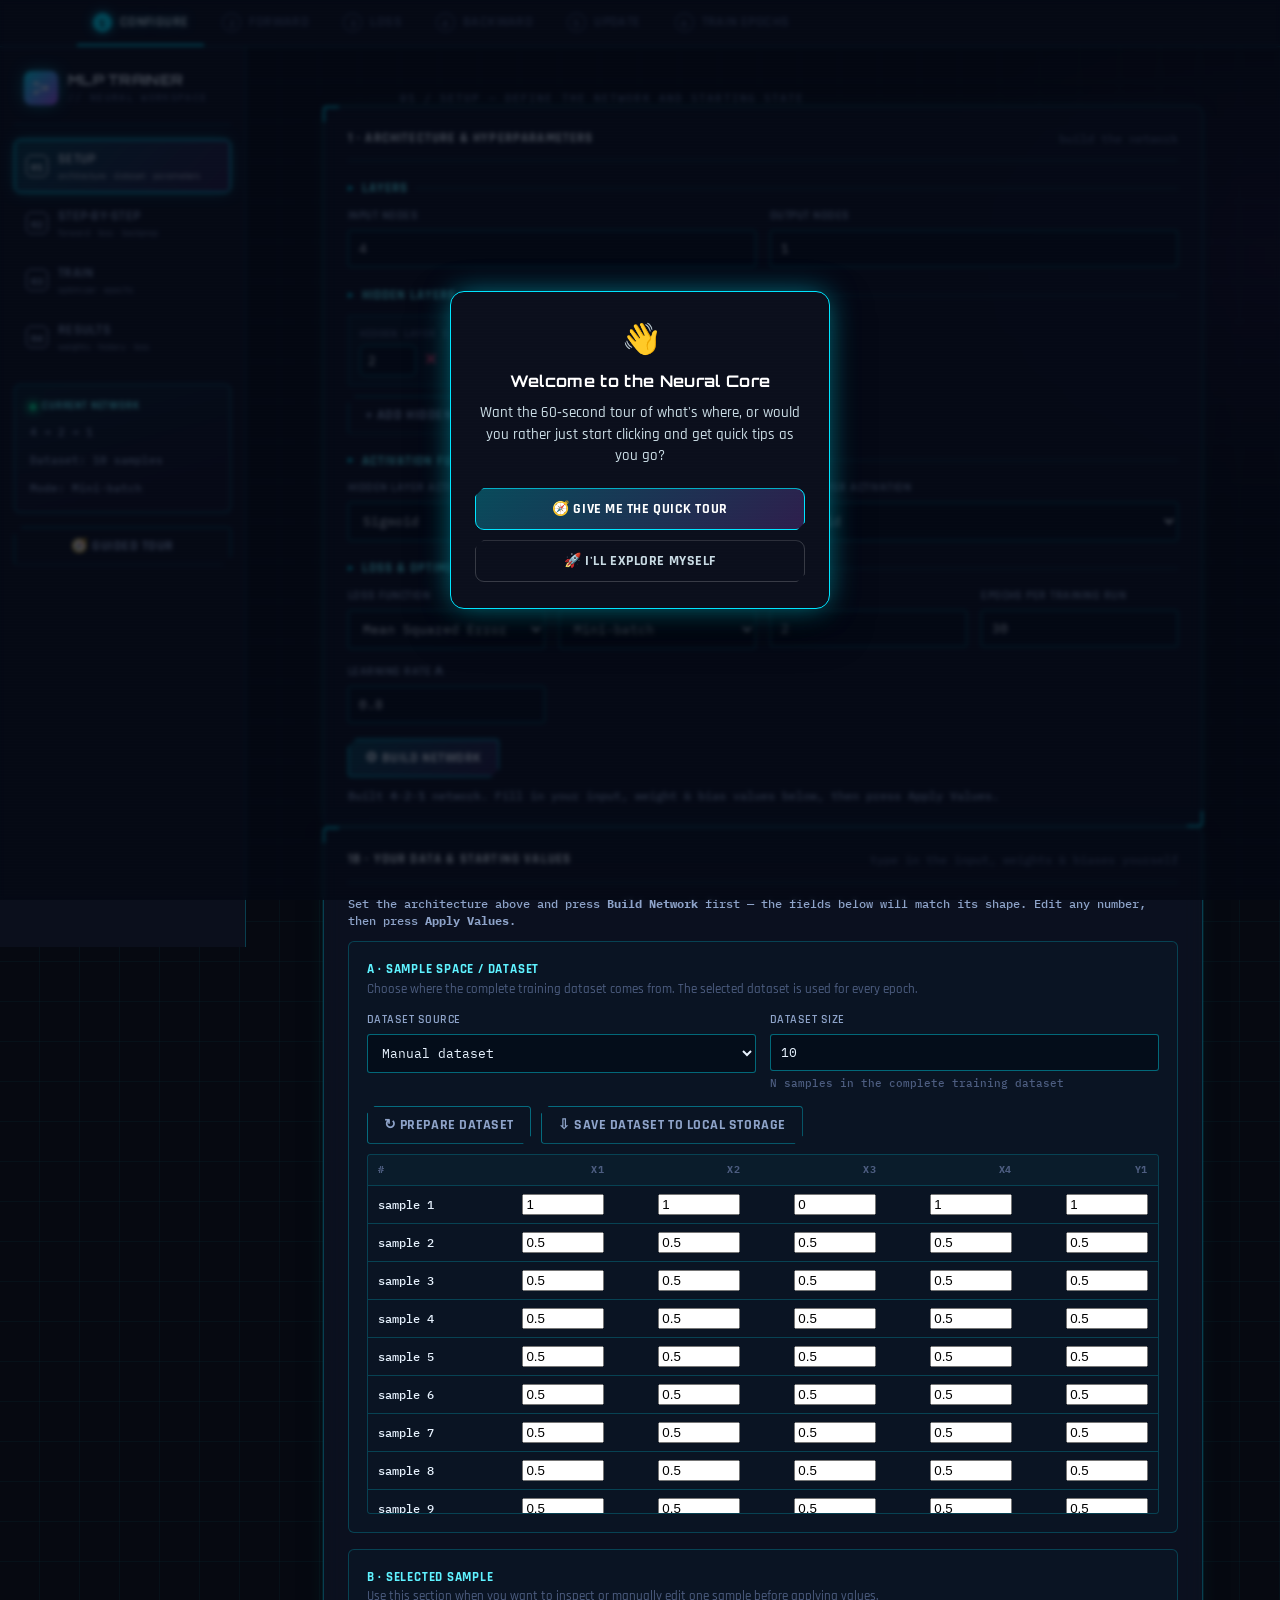
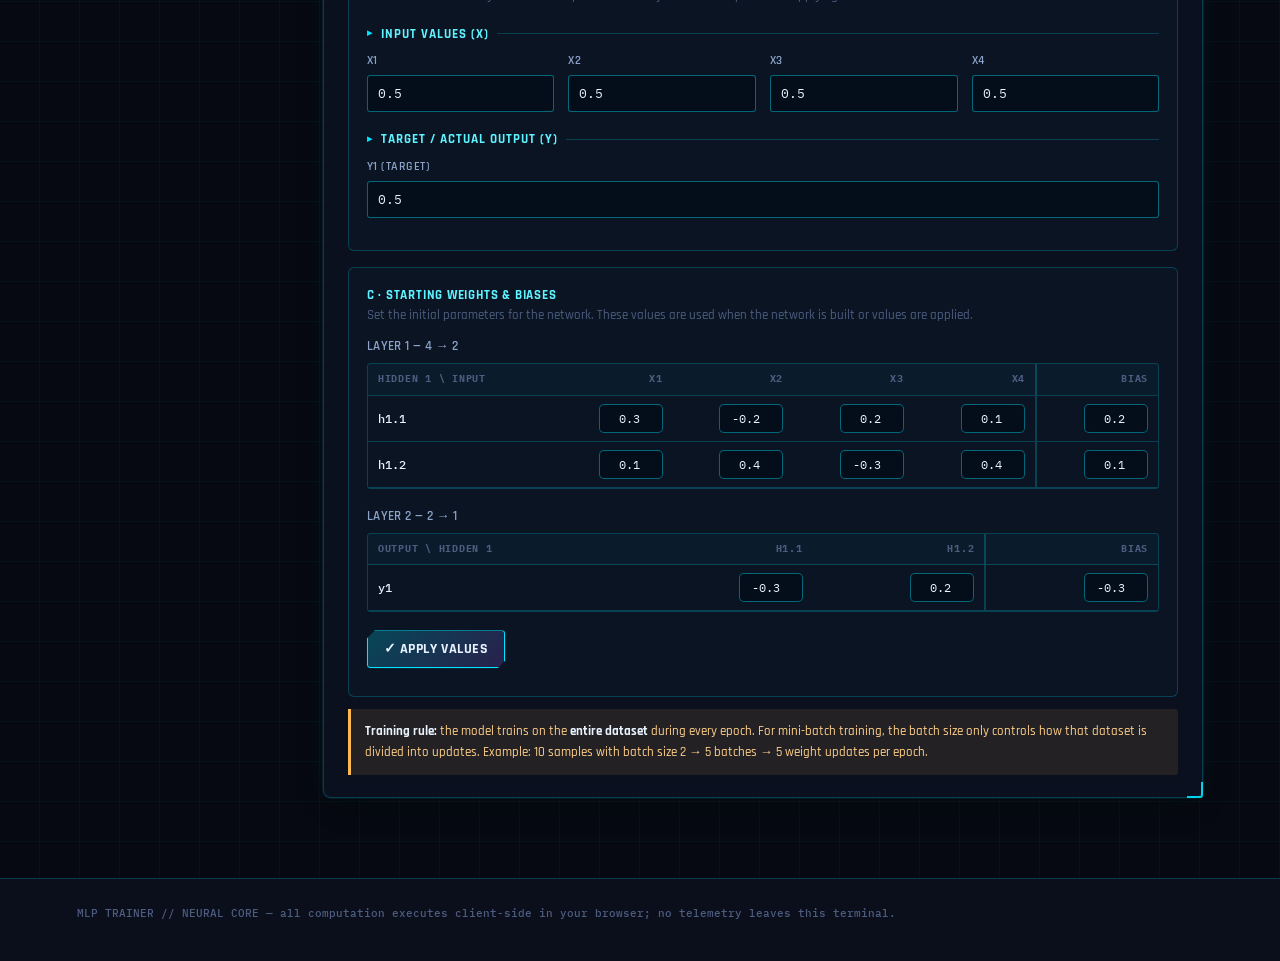
<file: index.html>
<!DOCTYPE html>
<html lang="en">
<head>
<meta charset="UTF-8">
<meta name="viewport" content="width=device-width, initial-scale=1.0">
<title>MLP Trainer // Neural Core</title>
<link rel="preconnect" href="https://fonts.googleapis.com">
<link rel="preconnect" href="https://fonts.gstatic.com" crossorigin>
<link href="https://fonts.googleapis.com/css2?family=Orbitron:wght@500;600;700;800;900&family=Rajdhani:wght@400;500;600;700&family=IBM+Plex+Mono:wght@400;500;600;700&display=swap" rel="stylesheet">
<style>
  :root{
    /* ---- Core surfaces (deep space navy) ---- */
    --bg:#060911;
    --bg-elevated:#0b0f1c;
    --ink:#e8f3ff;
    --ink-soft:#8ea3c9;
    --ink-faint:#4d5d80;
    --card:rgba(13,19,35,0.82);
    --card-edge:rgba(0,229,255,0.22);
    --card-edge-strong:rgba(0,229,255,0.42);

    /* ---- Accent (cyan core / violet secondary) ---- */
    --accent:#00e5ff;
    --accent-strong:#3df0ff;
    --accent-soft:rgba(0,229,255,0.1);
    --accent-ink:#5ff2ff;
    --violet:#a855f7;

    /* ---- Semantic ---- */
    --positive:#00ffa3;
    --positive-soft:rgba(0,255,163,0.1);
    --negative:#ff3b6e;
    --negative-soft:rgba(255,59,110,0.1);
    --highlight:#ffb84d;
    --highlight-soft:rgba(255,184,77,0.1);
    --highlight-ink:#ffcf8a;

    /* legacy variable names kept so inline SVG (var(--rust) etc.) still resolves */
    --rust:#ff3b6e;
    --sage:#00ffa3;
    --rule:rgba(0,229,255,0.22);

    --shadow-sm: 0 0 0 1px rgba(0,229,255,0.06), 0 2px 8px rgba(0,0,0,0.5);
    --shadow: 0 0 0 1px rgba(0,229,255,0.08), 0 8px 24px -8px rgba(0,0,0,0.7), 0 0 24px -8px rgba(0,229,255,0.15);
    --shadow-lg: 0 0 0 1px rgba(0,229,255,0.16), 0 16px 48px -12px rgba(0,0,0,0.85), 0 0 40px -6px rgba(0,229,255,0.3);
    --radius-sm:3px;
    --radius:6px;
    --radius-lg:8px;
  }
  *{box-sizing:border-box;}

  html,body{margin:0;padding:0;}
  body{
    background:
      radial-gradient(900px 500px at 15% -10%, rgba(0,229,255,0.10), transparent 60%),
      radial-gradient(700px 480px at 100% 10%, rgba(168,85,247,0.08), transparent 55%),
      repeating-linear-gradient(0deg, transparent, transparent 39px, rgba(0,229,255,0.035) 39px, rgba(0,229,255,0.035) 40px),
      repeating-linear-gradient(90deg, transparent, transparent 39px, rgba(0,229,255,0.035) 39px, rgba(0,229,255,0.035) 40px),
      var(--bg);
    color:var(--ink);
    font-family:'Rajdhani', -apple-system, BlinkMacSystemFont, 'Segoe UI', sans-serif;
    -webkit-font-smoothing:antialiased;
    font-size:15.5px;
    font-weight:500;
    line-height:1.5;
    position:relative;
  }
  body::before{
    content:""; position:fixed; inset:0; pointer-events:none; z-index:9999; opacity:.5;
    background:repeating-linear-gradient(0deg, rgba(255,255,255,0.012) 0px, rgba(255,255,255,0.012) 1px, transparent 1px, transparent 3px);
    mix-blend-mode:overlay;
  }
  .mono{font-family:'IBM Plex Mono', ui-monospace, monospace;}
  a{color:var(--accent);}
  ::selection{ background:var(--accent); color:#00131a; }

  /* ===== Boot splash ===== */
  .boot-splash{
    position:fixed; inset:0; z-index:99999;
    display:flex; align-items:center; justify-content:center;
    background:
      radial-gradient(900px 600px at 50% 40%, rgba(0,229,255,0.12), transparent 60%),
      radial-gradient(700px 500px at 80% 80%, rgba(168,85,247,0.10), transparent 55%),
      repeating-linear-gradient(0deg, transparent, transparent 39px, rgba(0,229,255,0.035) 39px, rgba(0,229,255,0.035) 40px),
      repeating-linear-gradient(90deg, transparent, transparent 39px, rgba(0,229,255,0.035) 39px, rgba(0,229,255,0.035) 40px),
      var(--bg);
    overflow:hidden;
    transition:opacity .7s ease, visibility .7s ease;
  }
  .boot-splash.boot-hide{ opacity:0; visibility:hidden; pointer-events:none; }
  .boot-splash .boot-scan{
    position:absolute; left:0; right:0; height:120px; top:-120px;
    background:linear-gradient(180deg, transparent, rgba(0,229,255,0.16), transparent);
    animation: bootScan 2.4s ease-in-out 1;
    mix-blend-mode:screen; pointer-events:none;
  }
  @keyframes bootScan{ 0%{ top:-120px; } 100%{ top:110%; } }
  .boot-rings{ position:absolute; top:50%; left:50%; transform:translate(-50%,-50%); opacity:.55; pointer-events:none; }
  .boot-rings svg{ animation: bootRingSpin 16s linear infinite; }
  .boot-rings .ring{ fill:none; stroke:var(--accent); stroke-opacity:.35; }
  .boot-rings .ring-2{ stroke:var(--violet); stroke-opacity:.3; stroke-dasharray:6 10; animation: bootRingSpinRev 22s linear infinite; transform-origin:center; }
  .boot-rings .ring-3{ stroke:var(--positive); stroke-opacity:.25; stroke-dasharray:2 6; }
  @keyframes bootRingSpin{ to{ transform:rotate(360deg); } }
  @keyframes bootRingSpinRev{ to{ transform:rotate(-360deg); } }
  .boot-content{ position:relative; z-index:2; text-align:center; padding:0 24px; }
  .boot-kicker{
    font-size:11.5px; letter-spacing:.3em; color:var(--accent-ink); opacity:0;
    animation: bootFadeUp .5s ease .15s forwards;
  }
  .boot-title{
    font-family:'Orbitron', sans-serif; font-weight:800;
    font-size:clamp(30px, 6vw, 58px); line-height:1.15; letter-spacing:.04em;
    margin:16px 0 26px; color:var(--ink);
    text-shadow:0 0 12px rgba(0,229,255,0.5), 0 0 40px rgba(0,229,255,0.35);
    opacity:0; transform:scale(.88);
    animation: bootTitleIn .8s cubic-bezier(.2,.8,.25,1) .35s forwards;
  }
  .boot-title .accent-word{ color:var(--accent); }
  @keyframes bootTitleIn{ to{ opacity:1; transform:scale(1); } }
  @keyframes bootFadeUp{ from{ opacity:0; transform:translateY(6px);} to{ opacity:1; transform:translateY(0);} }
  .boot-bar-track{
    width:min(360px, 70vw); height:3px; margin:0 auto; border-radius:2px;
    background:rgba(0,229,255,0.12); overflow:hidden; opacity:0;
    animation: bootFadeUp .5s ease .6s forwards;
    box-shadow:inset 0 0 0 1px var(--card-edge);
  }
  .boot-bar-fill{
    width:0%; height:100%; border-radius:2px;
    background:linear-gradient(90deg, var(--accent), var(--violet));
    box-shadow:0 0 10px 1px rgba(0,229,255,0.7);
    transition:width 2.1s cubic-bezier(.3,.6,.3,1);
  }
  .boot-status{
    margin-top:14px; font-size:11px; letter-spacing:.12em; color:var(--ink-faint);
    opacity:0; animation: bootFadeUp .5s ease .75s forwards;
  }
  @media (prefers-reduced-motion: reduce){
    .boot-scan, .boot-rings svg, .boot-rings .ring-2{ animation:none !important; }
    .boot-title, .boot-kicker, .boot-bar-track, .boot-status{ animation-duration:.01s !important; animation-delay:0s !important; }
    .boot-bar-fill{ transition-duration:.01s !important; }
  }

  /* ===== Header ===== */
  header.top{
    padding:30px 6vw 24px;
    background:linear-gradient(180deg, rgba(0,229,255,0.05), transparent);
    border-bottom:1px solid var(--card-edge);
    position:relative;
  }
  header.top::after{
    content:""; position:absolute; left:0; right:0; bottom:-1px; height:2px;
    background:linear-gradient(90deg, var(--accent), var(--violet) 45%, transparent 85%);
    box-shadow:0 0 12px 1px rgba(0,229,255,0.6);
  }
  header.top .eyebrow{
    font-family:'IBM Plex Mono', monospace;
    font-size:11px;
    font-weight:600;
    letter-spacing:.18em;
    text-transform:uppercase;
    color:var(--accent-ink);
    display:flex; align-items:center; gap:8px;
  }
  header.top .eyebrow .dot{width:6px;height:6px;border-radius:50%;background:var(--positive);display:inline-block;box-shadow:0 0 8px 2px var(--positive);animation:pulseDot 2s ease-in-out infinite;}
  @keyframes pulseDot{ 0%,100%{opacity:1;} 50%{opacity:.35;} }
  header.top h1{
    font-family:'Orbitron', sans-serif;
    font-size:clamp(24px, 2.8vw, 34px);
    margin:10px 0 4px;
    font-weight:800;
    letter-spacing:.03em;
    color:var(--ink);
    text-shadow:0 0 24px rgba(0,229,255,0.35);
  }
  header.top h1 .arrow-anim{color:var(--accent);}
  header.top h2{ color:var(--ink-soft) !important; font-family:'Rajdhani',sans-serif; letter-spacing:.02em; }
  header.top p.sub{
    margin:6px 0 0; color:var(--ink-soft); font-size:15px; max-width:680px; line-height:1.55;
  }
  header.top .arch-tag{
    position:absolute; right:6vw; top:32px;
    font-family:'IBM Plex Mono', monospace;
    font-size:12px; font-weight:600; color:var(--accent-ink);
    background:rgba(0,229,255,0.06);
    border:1px solid var(--card-edge-strong);
    border-radius:999px;
    padding:7px 14px 7px 12px;
    display:flex; align-items:center; gap:7px;
    box-shadow:var(--shadow-sm);
  }
  header.top .arch-tag::before{
    content:""; width:6px; height:6px; border-radius:50%; background:var(--accent); flex:0 0 auto;
    box-shadow:0 0 8px 2px var(--accent);
  }
  @media (max-width: 900px){ header.top .arch-tag{ position:static; display:inline-block; margin-top:14px;} }

  /* ===== Step tabs ===== */
  .steps-wrap{ padding:0 6vw; background:var(--bg-elevated); border-bottom:1px solid var(--card-edge); }
  .steps{
    display:flex; overflow-x:auto; gap:2px; padding-bottom:0;
  }
  .step{
    flex:0 0 auto;
    display:flex; align-items:center; gap:8px;
    padding:12px 16px;
    font-family:'Rajdhani', sans-serif;
    font-size:13.5px; font-weight:600; letter-spacing:.03em; text-transform:uppercase; color:var(--ink-faint);
    border-bottom:2px solid transparent;
    white-space:nowrap;
    transition:all .18s ease;
  }
  .step .num{
    width:19px;height:19px;border-radius:50%;
    border:1.5px solid var(--ink-faint);
    display:flex;align-items:center;justify-content:center;
    font-size:10px; font-family:'IBM Plex Mono',monospace;
  }
  .step.active{ color:var(--ink); border-bottom-color:var(--accent); text-shadow:0 0 10px rgba(0,229,255,0.5); }
  .step.active .num{ background:var(--accent); border-color:var(--accent); color:#00131a; box-shadow:0 0 10px 1px rgba(0,229,255,0.6); }
  .step.done{ color:var(--positive); }
  .step.done .num{ border-color:var(--positive); color:var(--positive); background:var(--positive-soft); }

  main{ padding:24px 6vw 80px; display:grid; gap:20px; }
  .row{ display:grid; gap:20px; }
  .row.cols-3{ grid-template-columns: 1.15fr 1fr 0.85fr; }
  .row.cols-2{ grid-template-columns: 1.3fr 1fr; }
  @media (max-width: 1100px){
    .row.cols-3, .row.cols-2{ grid-template-columns: 1fr; }
  }

  /* ===== Cards (HUD panels w/ corner brackets) ===== */
  .card{
    background:var(--card);
    backdrop-filter:blur(10px);
    border:1px solid var(--card-edge);
    border-radius:var(--radius-lg);
    box-shadow:var(--shadow);
    padding:22px 24px;
    position:relative;
    transition:box-shadow .2s ease, border-color .2s ease;
  }
  .card::before, .card::after{
    content:""; position:absolute; width:14px; height:14px; pointer-events:none; opacity:.9;
  }
  .card::before{ top:-1px; left:-1px; border-top:2px solid var(--accent); border-left:2px solid var(--accent); border-top-left-radius:3px; }
  .card::after{ bottom:-1px; right:-1px; border-bottom:2px solid var(--accent); border-right:2px solid var(--accent); border-bottom-right-radius:3px; }
  .card:hover{ box-shadow:var(--shadow-lg); border-color:var(--card-edge-strong); }
  .card h2{
    font-size:13px; margin:0 0 16px;
    text-transform:uppercase; letter-spacing:.09em;
    font-weight:700;
    font-family:'Rajdhani', sans-serif; color:var(--ink);
    display:flex; align-items:center; justify-content:space-between; flex-wrap:wrap; gap:8px;
    border-bottom:1px solid var(--card-edge);
    padding-bottom:12px;
  }
  .card h2 .tag{ font-size:11.5px; color:var(--ink-faint); text-transform:none; letter-spacing:0; font-weight:500; font-family:'IBM Plex Mono',monospace; }

  /* ===== Dashboard stat cells ===== */
  .dash-grid{ display:grid; grid-template-columns:repeat(auto-fit,minmax(120px,1fr)); gap:12px; }
  .dash-cell{
    border:1px solid var(--card-edge); border-left:3px solid var(--accent); border-radius:var(--radius); padding:13px 15px; background:rgba(0,229,255,0.03);
    transition:transform .15s ease, box-shadow .15s ease;
  }
  .dash-cell:hover{ transform:translateY(-1px); box-shadow:var(--shadow-sm); }
  .dash-cell .label{ font-family:'IBM Plex Mono',monospace; font-size:10px; color:var(--ink-faint); text-transform:uppercase; letter-spacing:.08em; font-weight:600;}
  .dash-cell .value{ font-family:'IBM Plex Mono',monospace; font-size:21px; font-weight:700; margin-top:5px; color:var(--ink); text-shadow:0 0 12px rgba(0,229,255,0.25); }
  .dash-cell.loss{ border-left-color:var(--negative); }
  .dash-cell.loss .value{ color:var(--negative); text-shadow:0 0 12px rgba(255,59,110,0.35); }
  .dash-cell.step{ border-left-color:var(--positive); }
  .dash-cell.step .value{ color:var(--positive); text-shadow:0 0 12px rgba(0,255,163,0.35); }

  /* ===== Controls / buttons ===== */
  .controls{ display:flex; flex-wrap:wrap; gap:10px; align-items:center; }
  .inspect-controls{ display:grid; grid-template-columns:minmax(150px,1fr) repeat(4,minmax(0,auto)); gap:10px; align-items:end; }
  .inspect-control-group{ display:flex; flex-wrap:wrap; gap:8px; align-items:center; padding-top:4px; }
  .inspect-control-group.primary-actions{ border-top:1px solid var(--card-edge); margin-top:14px; padding-top:14px; }
  .inspect-control-group .action-separator{ width:1px; height:28px; background:var(--card-edge); margin:0 2px; }
  .inspect-control-group button{ min-height:40px; white-space:nowrap; }
  .inspect-control-group .next-action{ min-width:128px; }
  .inspect-control-group .full-action{ min-width:176px; }
  .inspect-control-group .reset-action{ min-width:96px; }
  .inspect-stage-note{ margin-top:10px; font-family:'IBM Plex Mono',monospace; font-size:11px; color:var(--ink-faint); line-height:1.6; }
  @media(max-width:900px){ .inspect-controls{grid-template-columns:1fr 1fr;} .inspect-controls .sample-field{grid-column:1/-1;} }
  @media(max-width:560px){ .inspect-controls{grid-template-columns:1fr;} .inspect-control-group{display:grid;grid-template-columns:1fr 1fr;width:100%;} .inspect-control-group .action-separator{display:none;} .inspect-control-group button{width:100%;} }
  button{
    font-family:'Rajdhani', sans-serif;
    font-weight:700;
    font-size:13.5px;
    letter-spacing:.04em;
    text-transform:uppercase;
    padding:9px 16px;
    border-radius:var(--radius-sm);
    border:1px solid var(--card-edge-strong);
    background:rgba(0,229,255,0.04);
    color:var(--ink);
    cursor:pointer;
    clip-path:polygon(8px 0,100% 0,100% calc(100% - 8px),calc(100% - 8px) 100%,0 100%,0 8px);
    transition: transform .1s ease, background .15s ease, border-color .15s ease, box-shadow .15s ease;
  }
  button:hover{ background:rgba(0,229,255,0.12); border-color:var(--accent); box-shadow:0 0 14px -2px rgba(0,229,255,0.5); }
  button:active{ transform:scale(0.97); }
  button.primary{ background:linear-gradient(135deg, rgba(0,229,255,0.24), rgba(168,85,247,0.2)); color:var(--ink); border-color:var(--accent); box-shadow:0 0 16px -3px rgba(0,229,255,0.55); }
  button.primary:hover{ background:linear-gradient(135deg, rgba(0,229,255,0.36), rgba(168,85,247,0.3)); box-shadow:0 0 22px -2px rgba(0,229,255,0.75); }
  button.ghost{ background:transparent; border-style:solid; color:var(--ink-soft); }
  button.ghost:hover{ background:var(--accent-soft); color:var(--accent-ink); border-color:var(--accent); }
  button.danger{ border-color:var(--negative); color:var(--negative); background:var(--negative-soft); }
  button.danger:hover{ background:rgba(255,59,110,0.22); color:#fff; box-shadow:0 0 14px -2px rgba(255,59,110,0.6); }
  button:focus-visible{ outline:2px solid var(--accent); outline-offset:2px; }
  button:disabled{ opacity:.35; cursor:not-allowed; box-shadow:none; }

  /* ===== Config forms ===== */
  .cfg-grid{ display:grid; grid-template-columns:repeat(auto-fit,minmax(170px,1fr)); gap:14px; margin-bottom:14px; }
  .cfg-field label{ display:block; font-family:'Rajdhani',sans-serif; font-size:12px; font-weight:600; text-transform:uppercase; letter-spacing:.04em; color:var(--ink-soft); margin-bottom:5px; }
  .cfg-field input, .cfg-field select{
    width:100%; font-family:'IBM Plex Mono',monospace; font-size:13px; padding:9px 10px;
    border:1px solid var(--card-edge-strong); border-radius:var(--radius-sm); background:rgba(0,10,20,0.55); color:var(--ink);
  }
  .cfg-field input:focus, .cfg-field select:focus{ outline:none; border-color:var(--accent); box-shadow:0 0 0 3px var(--accent-soft), 0 0 12px -2px rgba(0,229,255,0.5); }
  .cfg-hint{ font-size:11px; color:var(--ink-faint); margin-top:4px; font-family:'IBM Plex Mono',monospace;}
  .cfg-section-label{ font-family:'Rajdhani',sans-serif; font-size:12.5px; font-weight:700; text-transform:uppercase; color:var(--accent-ink); margin:18px 0 9px; letter-spacing:.08em; display:flex; align-items:center; gap:8px;}
  .cfg-section-label:first-child{ margin-top:0; }
  .cfg-section-label::after{ content:""; flex:1; border-bottom:1px solid var(--card-edge); }
  .cfg-section-label::before{ content:"▸"; color:var(--accent); font-size:10px; }

  .param-layer{ margin-bottom:18px; }
  .param-layer-title{ font-family:'Rajdhani',sans-serif; font-size:13px; font-weight:600; color:var(--ink-soft); margin-bottom:7px; text-transform:uppercase; letter-spacing:.03em; }
  .param-table input{
    width:64px; font-family:'IBM Plex Mono',monospace; font-size:11.5px; padding:6px 7px;
    border:1px solid var(--card-edge-strong); border-radius:5px; background:rgba(0,10,20,0.55); color:var(--ink); text-align:right;
  }
  .param-table input:focus{ outline:none; border-color:var(--accent); box-shadow:0 0 0 3px var(--accent-soft); }
  .param-table th.bias-col, .param-table td.bias-col{ border-left:2px solid var(--card-edge); }

  .hidden-layers-list{ display:flex; flex-wrap:wrap; gap:10px; align-items:flex-end; }
  .hl-row{ display:flex; flex-direction:column; gap:5px; background:rgba(0,229,255,0.03); border:1px solid var(--card-edge); border-radius:var(--radius-sm); padding:9px 11px; }
  .hl-row label{ font-family:'IBM Plex Mono',monospace; font-size:10px; font-weight:600; color:var(--ink-faint); text-transform:uppercase; letter-spacing:.03em; }
  .hl-row .hl-inline{ display:flex; align-items:center; gap:6px; }
  .hl-row input{ width:56px; font-family:'IBM Plex Mono',monospace; font-size:13px; padding:6px 7px; border:1px solid var(--card-edge-strong); border-radius:5px; background:rgba(0,10,20,0.55); color:var(--ink); }
  .hl-remove{ border:none; background:transparent; color:var(--negative); cursor:pointer; font-size:16px; padding:0 2px; }
  .hl-add{ align-self:flex-start; }

  [data-hide-if-not="mini-batch"]{ display:none; }
  .gd-mini [data-hide-if-not="mini-batch"]{ display:block; }

  /* ===== Network diagram ===== */
  .diagram-wrap{ position:relative; }
  svg#netsvg{ width:100%; height:auto; display:block; }
  .node-circle{ fill:#050a14; stroke:var(--accent); stroke-width:1.8; filter:drop-shadow(0 0 4px rgba(0,229,255,0.5)); }
  .node-circle.hidden{ stroke:var(--violet); filter:drop-shadow(0 0 4px rgba(168,85,247,0.5)); }
  .node-circle.output{ stroke:var(--positive); stroke-width:2.2; filter:drop-shadow(0 0 6px rgba(0,255,163,0.6)); }
  .node-label{ font-family:'IBM Plex Mono',monospace; font-weight:600; fill:var(--ink); text-anchor:middle; }
  .node-sub{ font-family:'IBM Plex Mono',monospace; font-size:9px; fill:var(--ink-soft); text-anchor:middle; }
  .layer-tag{ font-family:'Rajdhani',sans-serif; font-weight:700; font-size:10.5px; fill:var(--ink-faint); text-anchor:middle; text-transform:uppercase; letter-spacing:.08em; }
  .edge{ stroke:var(--ink-faint); stroke-width:1.1; fill:none; opacity:.4; }
  .edge-label{ font-family:'IBM Plex Mono',monospace; font-size:8.5px; fill:var(--ink-soft); }
  .edge-label-bg{ fill:var(--bg-elevated); opacity:.9; }
  .pulse-fwd{ stroke:var(--accent) !important; stroke-width:2.4 !important; stroke-dasharray:6 5; opacity:1 !important; animation: dashmove .6s linear infinite; filter:drop-shadow(0 0 4px rgba(0,229,255,0.8)); }
  .pulse-back{ stroke:var(--positive) !important; stroke-width:2.4 !important; stroke-dasharray:6 5; opacity:1 !important; animation: dashmoveback .6s linear infinite; filter:drop-shadow(0 0 4px rgba(0,255,163,0.8)); }
  @keyframes dashmove{ to{ stroke-dashoffset:-22; } }
  @keyframes dashmoveback{ to{ stroke-dashoffset:22; } }
  svg#netsvg g[id]{ transform-box: fill-box; transform-origin: center; }
  .node-flash{ animation: flash .9s ease; }
  @keyframes flash{
    0%{ filter:drop-shadow(0 0 0 var(--highlight)); transform:scale(1); }
    30%{ filter:drop-shadow(0 0 16px var(--highlight)); transform:scale(1.12); }
    100%{ filter:drop-shadow(0 0 0 transparent); transform:scale(1);} }
  .layer-status{
    font-family:'IBM Plex Mono', monospace; font-size:11.5px; color:var(--ink-soft);
    background:rgba(0,229,255,0.03); border:1px solid var(--card-edge); border-radius:var(--radius-sm);
    padding:9px 13px; margin-bottom:14px; display:flex; align-items:center; gap:9px;
  }
  .layer-status.active{ color:var(--ink); border-color:var(--accent); background:var(--accent-soft); box-shadow:0 0 12px -3px rgba(0,229,255,0.5); }
  .layer-status::before{
    content:""; width:7px; height:7px; border-radius:50%; background:var(--ink-faint); flex:0 0 auto;
  }
  .layer-status.active::before{ background:var(--accent); box-shadow:0 0 8px 2px var(--accent); animation: statusdot 1s ease-in-out infinite; }
  @keyframes statusdot{ 0%,100%{ opacity:.35; } 50%{ opacity:1; } }
  @media (prefers-reduced-motion: reduce){ .layer-status.active::before{ animation:none; } }

  /* ===== Calc log ===== */
  .calc-log{
    font-family:'IBM Plex Mono', monospace; font-size:12px; line-height:1.65;
    max-height:440px; overflow-y:auto; padding-right:6px;
  }
  .calc-log .entry{ margin-bottom:16px; padding-bottom:14px; border-bottom:1px solid var(--card-edge); }
  .calc-log .entry:last-child{ border-bottom:none; }
  .calc-log .entry .title{ color:var(--accent-ink); font-weight:700; text-transform:uppercase; font-size:10.5px; letter-spacing:.08em; margin-bottom:6px; font-family:'Rajdhani',sans-serif; }
  .calc-log .entry .expl{ font-family:'Rajdhani', sans-serif; font-size:13px; color:var(--ink-soft); margin-bottom:7px; }
  .calc-log .line{ white-space:pre-wrap; }
  .calc-log .result{ color:var(--positive); font-weight:700; margin-top:4px; text-shadow:0 0 8px rgba(0,255,163,0.4);}
  .calc-log::-webkit-scrollbar{ width:8px; }
  .calc-log::-webkit-scrollbar-thumb{ background:var(--card-edge-strong); border-radius:4px; }

  /* ===== Tables ===== */
  table{ width:100%; border-collapse:collapse; font-family:'IBM Plex Mono',monospace; font-size:11.5px; }
  th,td{ text-align:right; padding:8px 10px; border-bottom:1px solid var(--card-edge); }
  th:first-child, td:first-child{ text-align:left; }
  th{ color:var(--ink-faint); font-weight:700; text-transform:uppercase; font-size:9.5px; letter-spacing:.08em; background:rgba(0,229,255,0.04); }
  tbody tr:hover{ background:rgba(0,229,255,0.04); }
  td.pos{ color:var(--positive); font-weight:600; }
  td.neg{ color:var(--negative); font-weight:600; }
  .table-scroll{ overflow-x:auto; max-height:260px; overflow-y:auto; border:1px solid var(--card-edge); border-radius:var(--radius-sm); }
  details.layer-table{ border:1px solid var(--card-edge); border-radius:var(--radius-sm); margin-bottom:10px; background:rgba(0,229,255,0.02); overflow:hidden; }
  details.layer-table > summary{ cursor:pointer; padding:10px 13px; font-family:'Rajdhani',sans-serif; font-weight:700; text-transform:uppercase; letter-spacing:.03em; font-size:12.5px; color:var(--ink-soft); list-style:none; }
  details.layer-table > summary::-webkit-details-marker{ display:none; }
  details.layer-table > summary::before{ content:"▸ "; color:var(--accent); }
  details.layer-table[open] > summary::before{ content:"▾ "; }

  /* ===== I/O bars ===== */
  .io-row{ display:flex; align-items:center; gap:10px; margin-bottom:9px; }
  .io-row .io-label{ font-family:'IBM Plex Mono',monospace; font-size:11px; color:var(--ink-soft); width:120px; flex:0 0 auto; }
  .io-row .io-bar-track{ flex:1; background:rgba(255,255,255,0.06); border:1px solid var(--card-edge); border-radius:6px; height:16px; overflow:hidden; position:relative; }
  .io-row .io-bar-fill{ height:100%; transition:width .4s ease; }
  .io-row .io-bar-fill.actual{ background:var(--positive); box-shadow:0 0 10px rgba(0,255,163,0.6); }
  .io-row .io-bar-fill.pred{ background:var(--accent); box-shadow:0 0 10px rgba(0,229,255,0.6); }
  .io-row .io-val{ font-family:'IBM Plex Mono',monospace; font-size:11px; color:var(--ink-faint); width:56px; text-align:right; flex:0 0 auto; }

  .chart-wrap svg{ width:100%; height:auto; display:block; }
  .chart-legend{ display:flex; gap:16px; font-family:'IBM Plex Mono',monospace; font-size:11px; margin-top:8px; flex-wrap:wrap; }
  .chart-legend .li{ display:flex; align-items:center; gap:6px; color:var(--ink-soft); }
  .chart-legend .sw{ width:14px; height:3px; display:inline-block; border-radius:2px; }

  .status-line{ font-family:'IBM Plex Mono',monospace; font-size:11.5px; color:var(--ink-soft); margin-top:10px; }
  .warn{ color:var(--negative); }

  /* ===== Workflow blocks ===== */
  .workflow-block{border:1px solid var(--card-edge);background:rgba(0,229,255,0.02);border-radius:var(--radius);padding:18px;margin-top:16px;}
  .workflow-block:first-of-type{margin-top:12px;}
  .workflow-head{display:flex;align-items:flex-start;justify-content:space-between;gap:16px;margin-bottom:12px;}
  .workflow-title{font-family:'Rajdhani',sans-serif;font-size:13px;font-weight:700;letter-spacing:.06em;text-transform:uppercase;color:var(--accent-ink);}
  .workflow-note{font-family:'Rajdhani',sans-serif;font-size:12.5px;color:var(--ink-faint);line-height:1.55;max-width:620px;}
  .workflow-actions{display:flex;flex-wrap:wrap;gap:10px;align-items:center;margin-top:12px;}
  .dataset-summary{display:grid;grid-template-columns:repeat(3,minmax(0,1fr));gap:10px;margin-top:12px;}
  .dataset-stat{border:1px solid var(--card-edge);background:rgba(0,10,20,0.4);border-radius:var(--radius-sm);padding:10px 12px;}
  .dataset-stat .label{font-family:'IBM Plex Mono',monospace;font-size:10px;text-transform:uppercase;letter-spacing:.06em;color:var(--ink-faint);}
  .dataset-stat .value{font-family:'IBM Plex Mono',monospace;font-size:15px;font-weight:700;margin-top:3px;}
  .training-callout{border-left:3px solid var(--highlight);background:var(--highlight-soft);border-radius:0 var(--radius-sm) var(--radius-sm) 0;padding:12px 14px;margin-top:12px;font-family:'Rajdhani',sans-serif;font-size:13px;line-height:1.6;color:var(--highlight-ink);}
  .training-callout b{color:var(--ink);}
  .section-divider{height:1px;background:var(--card-edge);margin:16px 0;}

  /* ===== App shell / sidebar ===== */
  .app-shell{display:grid;grid-template-columns:246px minmax(0,1fr);min-height:calc(100vh - 150px);}
  .sidebar{position:sticky;top:0;height:100vh;max-height:100vh;overflow:auto;border-right:1px solid var(--card-edge);background:var(--bg-elevated);padding:20px 14px;z-index:20;}
  .sidebar-brand{display:flex;align-items:center;gap:10px;padding:4px 10px 18px;border-bottom:1px solid var(--card-edge);margin-bottom:14px;}
  .sidebar-brand .brand-mark{width:34px;height:34px;border-radius:7px;background:linear-gradient(135deg,var(--accent),var(--violet));display:flex;align-items:center;justify-content:center;flex:0 0 auto;box-shadow:0 0 16px -2px rgba(0,229,255,0.7);}
  .sidebar-brand .kicker{font-family:'IBM Plex Mono',monospace;font-size:9.5px;letter-spacing:.14em;text-transform:uppercase;color:var(--ink-faint);margin-top:2px;}
  .sidebar-brand strong{display:block;font-family:'Orbitron',sans-serif;font-weight:700;font-size:14px;color:var(--ink);line-height:1.3;letter-spacing:.02em;}
  .side-nav{display:flex;flex-direction:column;gap:3px;}
  .side-nav button{appearance:none;border:1px solid transparent;background:transparent;color:var(--ink-soft);width:100%;text-align:left;padding:10px 11px;border-radius:6px;cursor:pointer;font-family:'Rajdhani',sans-serif;font-size:13.5px;font-weight:600;text-transform:uppercase;letter-spacing:.02em;display:flex;align-items:center;gap:10px;transition:.15s ease;clip-path:none;}
  .side-nav button:hover{background:rgba(0,229,255,0.06);color:var(--ink);}
  .side-nav button.active{background:linear-gradient(135deg,rgba(0,229,255,0.22),rgba(168,85,247,0.18));color:var(--ink);border-color:var(--accent);box-shadow:0 0 16px -4px rgba(0,229,255,0.6), inset 0 0 0 1px rgba(0,229,255,0.3);}
  .side-nav .nav-num{width:22px;height:22px;border:1px solid currentColor;border-radius:5px;display:grid;place-items:center;font-size:10px;flex:0 0 auto;font-family:'IBM Plex Mono',monospace;}
  .side-nav .nav-copy{display:flex;flex-direction:column;gap:2px;}
  .side-nav .nav-copy small{font-size:9.5px;opacity:.75;letter-spacing:.01em;font-weight:500;text-transform:none;}
  .sidebar-status{margin-top:20px;padding:14px 15px;border:1px solid var(--card-edge-strong);background:linear-gradient(165deg,rgba(0,229,255,0.07),rgba(168,85,247,0.04) 70%);border-radius:var(--radius);}
  .sidebar-status .status-title{font-family:'Rajdhani',sans-serif;font-size:10.5px;font-weight:700;text-transform:uppercase;letter-spacing:.08em;color:var(--accent-ink);display:flex;align-items:center;gap:6px;}
  .sidebar-status .status-title::before{content:"";width:6px;height:6px;border-radius:50%;background:var(--positive);box-shadow:0 0 8px 2px var(--positive);}
  .sidebar-status .status-value{font-family:'IBM Plex Mono',monospace;font-size:11px;margin-top:9px;line-height:1.7;color:var(--ink-soft);}
  .sidebar-status .status-value b{color:var(--ink);font-weight:700;}
  .workspace{min-width:0;}
  .workspace main{max-width:none;}
  .view-panel{display:none;}
  .view-panel.active{display:block;}
  .view-title{padding:18px 6vw 0;font-family:'IBM Plex Mono',monospace;color:var(--ink-faint);font-size:11px;font-weight:600;text-transform:uppercase;letter-spacing:.1em;}
  .mobile-nav{display:none;}
  @media(max-width:900px){
    .app-shell{display:block;min-height:0;}
    .sidebar{display:none;}
    .mobile-nav{display:flex;position:sticky;top:0;z-index:30;overflow-x:auto;gap:6px;padding:10px 12px;background:var(--bg-elevated);border-bottom:1px solid var(--card-edge);}
    .mobile-nav button{white-space:nowrap;border:1px solid var(--card-edge);background:rgba(0,229,255,0.04);padding:8px 12px;border-radius:999px;font-family:'Rajdhani',sans-serif;font-weight:700;text-transform:uppercase;font-size:11.5px;color:var(--ink-soft);clip-path:none;}
    .mobile-nav button.active{background:linear-gradient(135deg,var(--accent),var(--violet));color:#00131a;border-color:var(--accent);}
  }
  @media(max-width:720px){.dataset-summary{grid-template-columns:1fr}.workflow-head{display:block}.workflow-note{margin-top:5px}}

  footer{ padding:26px 6vw 40px; color:var(--ink-faint); font-family:'IBM Plex Mono',monospace; font-size:11px; border-top:1px solid var(--card-edge); background:var(--bg-elevated); }

  @media (prefers-reduced-motion: reduce){
    .pulse-fwd,.pulse-back,.node-flash,.eyebrow .dot,.layer-status.active::before{ animation:none !important; }
  }
</style>
</head>
<body>

<div id="bootSplash" class="boot-splash" role="status" aria-live="polite">
  <div class="boot-scan" aria-hidden="true"></div>
  <div class="boot-rings" aria-hidden="true">
    <svg viewBox="0 0 400 400" width="440" height="440">
      <circle class="ring ring-1" cx="200" cy="200" r="176"/>
      <circle class="ring ring-2" cx="200" cy="200" r="146"/>
      <circle class="ring ring-3" cx="200" cy="200" r="116"/>
    </svg>
  </div>
  <div class="boot-content">
    <div class="boot-kicker mono">SYS.MLP-4.2.1 &nbsp;//&nbsp; BOOT SEQUENCE</div>
    <h1 class="boot-title">NEURAL NETWORK <span class="accent-word">DASHBOARD</span></h1>
    <div class="boot-bar-track"><div class="boot-bar-fill" id="bootBarFill"></div></div>
    <div class="boot-status mono" id="bootStatusLine">INITIALIZING NEURAL CORE…</div>
  </div>
</div>
<script>
(function(){
  var splash = document.getElementById('bootSplash');
  if(!splash) return;
  var statusEl = document.getElementById('bootStatusLine');
  var barEl = document.getElementById('bootBarFill');
  var reduced = window.matchMedia && window.matchMedia('(prefers-reduced-motion: reduce)').matches;
  var lines = ['INITIALIZING NEURAL CORE…','LOADING SYNAPTIC WEIGHTS…','CALIBRATING GRADIENT ENGINE…','SYSTEM READY'];
  var total = reduced ? 200 : 2200;
  var prevOverflow = document.body.style.overflow;
  document.body.style.overflow = 'hidden';
  var i = 0;
  var stepMs = total / lines.length;
  var timer = setInterval(function(){
    i++;
    if(i < lines.length && statusEl){ statusEl.textContent = lines[i]; }
  }, stepMs);
  requestAnimationFrame(function(){ if(barEl) barEl.style.width = '100%'; });
  setTimeout(function(){
    clearInterval(timer);
    if(statusEl) statusEl.textContent = lines[lines.length-1];
    splash.classList.add('boot-hide');
    document.body.style.overflow = prevOverflow;
    setTimeout(function(){ splash.remove(); }, reduced ? 50 : 720);
  }, total + (reduced ? 80 : 260));
})();
</script>

<div id="archTag" style="display:none"></div>

<div class="steps-wrap">
  <div class="steps" id="stepsBar"></div>
</div>

<div class="app-shell">
  <aside class="sidebar" aria-label="MLP workspace navigation">
    <div class="sidebar-brand">
      <div class="brand-mark" aria-hidden="true">
        <svg viewBox="0 0 24 24" width="18" height="18" fill="none">
          <circle cx="5" cy="6" r="2.4" fill="#fff"/><circle cx="5" cy="18" r="2.4" fill="#fff"/>
          <circle cx="19" cy="12" r="2.6" fill="#fff"/>
          <path d="M7 6.8 17 11.2M7 17.2 17 12.8" stroke="#fff" stroke-width="1.3" stroke-linecap="round"/>
        </svg>
      </div>
      <div><strong>MLP TRAINER</strong><div class="kicker">// Neural Workspace</div></div>
    </div>
    <nav class="side-nav" id="sideNav">
      <button type="button" class="active" data-view="setup"><span class="nav-num">01</span><span class="nav-copy">Setup<small>architecture · dataset · parameters</small></span></button>
      <button type="button" data-view="inspect"><span class="nav-num">02</span><span class="nav-copy">Step-by-Step<small>forward · loss · backprop</small></span></button>
      <button type="button" data-view="train"><span class="nav-num">03</span><span class="nav-copy">Train<small>optimizer · epochs</small></span></button>
      <button type="button" data-view="results"><span class="nav-num">04</span><span class="nav-copy">Results<small>weights · history · loss</small></span></button>
    </nav>
    <div class="sidebar-status">
      <div class="status-title">Current network</div>
      <div class="status-value" id="sidebarNetwork">4 → 2 → 1</div>
      <div class="status-value" id="sidebarDataset">Dataset: 0 samples</div>
      <div class="status-value" id="sidebarMode">Mode: Mini-batch · batch 2</div>
    </div>
    <button type="button" class="ghost" id="btnTourReplay" style="margin-top:14px;width:100%;">🧭 Guided Tour</button>
  </aside>
  <div class="workspace">
    <nav class="mobile-nav" id="mobileNav" aria-label="Workspace navigation">
      <button type="button" class="active" data-view="setup">01 Setup</button>
      <button type="button" data-view="inspect">02 Step-by-Step</button>
      <button type="button" data-view="train">03 Train</button>
      <button type="button" data-view="results">04 Results</button>
    </nav>
    <main>

  <div class="view-panel active" data-panel="setup">
  <div class="view-title">01 / Setup — define the network and starting state</div>

  <!-- Architecture & Hyperparameters -->
  <section class="card">
    <h2>1 · Architecture &amp; Hyperparameters <span class="tag">build the network</span></h2>

    <div class="cfg-section-label">Layers</div>
    <div class="cfg-grid">
      <div class="cfg-field">
        <label for="cfgInputs">Input nodes</label>
        <input type="number" id="cfgInputs" min="1" max="8" value="4">
      </div>
      <div class="cfg-field">
        <label for="cfgOutputs">Output nodes</label>
        <input type="number" id="cfgOutputs" min="1" max="6" value="1">
      </div>
    </div>
    <div class="cfg-section-label">Hidden layers <span class="mono cfg-hint" style="margin-left:4px;">(up to 4, each 1–8 nodes)</span></div>
    <div class="hidden-layers-list" id="hiddenLayersList"></div>
    <div style="margin-top:10px;"><button class="ghost hl-add" id="btnAddHidden" type="button">+ Add hidden layer</button></div>

    <div class="cfg-section-label">Activation functions</div>
    <div class="cfg-grid">
      <div class="cfg-field">
        <label for="cfgHiddenAct">Hidden layer activation</label>
        <select id="cfgHiddenAct">
          <option value="sigmoid">Sigmoid</option>
          <option value="relu">ReLU</option>
        </select>
      </div>
      <div class="cfg-field">
        <label for="cfgOutputAct">Output layer activation</label>
        <select id="cfgOutputAct">
          <option value="sigmoid">Sigmoid</option>
          <option value="softmax">Softmax</option>
          <option value="relu">ReLU</option>
        </select>
      </div>
    </div>

    <div class="cfg-section-label">Loss &amp; optimization</div>
    <div class="cfg-grid">
      <div class="cfg-field">
        <label for="cfgLoss">Loss function</label>
        <select id="cfgLoss">
          <option value="diff">Actual − Predicted</option>
          <option value="mae">Mean Absolute Error</option>
          <option value="mse" selected>Mean Squared Error</option>
        </select>
      </div>
      <div class="cfg-field">
        <label for="cfgGd">Gradient descent</label>
        <select id="cfgGd">
          <option value="stochastic">Stochastic (1 sample / update)</option>
          <option value="mini-batch" selected>Mini-batch</option>
        </select>
      </div>
      <div class="cfg-field" data-hide-if-not="mini-batch">
        <label for="cfgBatch">Batch size</label>
        <input type="number" id="cfgBatch" min="1" max="40" value="2">
      </div>
      <div class="cfg-field">
        <label for="cfgEpochs">Epochs per training run</label>
        <input type="number" id="cfgEpochs" min="1" max="300" value="30">
      </div>
      <div class="cfg-field">
        <label for="cfgLr">Learning rate α</label>
        <input type="number" id="cfgLr" min="0.001" max="2" step="0.01" value="0.8">
      </div>
    </div>

    <div class="controls" style="margin-top:16px;">
      <button class="primary" id="btnBuild" type="button">⚙ Build Network</button>
    </div>
    <div class="status-line" id="cfgStatus"></div>
  </section>

  <!-- Manual input / weight / bias entry -->
  <section class="card">
    <h2>1b · Your Data &amp; Starting Values <span class="tag">type in the input, weights &amp; biases yourself</span></h2>
    <p class="mono status-line" style="margin-top:-4px;">Set the architecture above and press <b>Build Network</b> first — the fields below will match its shape. Edit any number, then press <b>Apply Values</b>.</p>

    <div class="workflow-block">
      <div class="workflow-head">
        <div>
          <div class="workflow-title">A · Sample Space / Dataset</div>
          <div class="workflow-note">Choose where the complete training dataset comes from. The selected dataset is used for every epoch.</div>
        </div>
      </div>
      <div class="cfg-grid">
        <div class="cfg-field"><label for="cfgDatasetSource">Dataset source</label><select id="cfgDatasetSource"><option value="manual" selected>Manual dataset</option><option value="random">Auto-created random dataset</option><option value="localStorage">Fetch from local storage</option></select></div>
        <div class="cfg-field"><label for="cfgDatasetSize">Dataset size</label><input type="number" id="cfgDatasetSize" min="1" max="500" value="10"><div class="cfg-hint">N samples in the complete training dataset</div></div>
      </div>
      <div class="workflow-actions"><button class="ghost" id="btnGenerateDataset" type="button">↻ Prepare Dataset</button><button class="ghost" id="btnSaveDataset" type="button">⇩ Save Dataset to Local Storage</button></div>
      <div class="status-line" id="datasetStatus"></div>
      <div id="datasetEditor"></div>
    </div>

    <div class="workflow-block">
      <div class="workflow-head">
        <div>
          <div class="workflow-title">B · Selected Sample</div>
          <div class="workflow-note">Use this section when you want to inspect or manually edit one sample before applying values.</div>
        </div>
      </div>
      <div class="cfg-section-label">Input values (x)</div>
      <div class="cfg-grid" id="xInputsGrid"></div>
      <div class="cfg-section-label">Target / actual output (y)</div>
      <div class="cfg-grid" id="yInputsGrid"></div>
    </div>

    <div class="workflow-block">
      <div class="workflow-head">
        <div>
          <div class="workflow-title">C · Starting Weights &amp; Biases</div>
          <div class="workflow-note">Set the initial parameters for the network. These values are used when the network is built or values are applied.</div>
        </div>
      </div>
      <div id="paramInputs"></div>
      <div class="workflow-actions"><button class="primary" id="btnApplyValues" type="button">✓ Apply Values</button></div>
      <div class="status-line" id="valuesStatus"></div>
    </div>

    <div class="training-callout"><b>Training rule:</b> the model trains on the <b>entire dataset</b> during every epoch. For mini-batch training, the batch size only controls how that dataset is divided into updates. Example: 10 samples with batch size 2 → 5 batches → 5 weight updates per epoch.</div>
  </section>
  </div><!-- /setup -->

  <div class="view-panel" data-panel="inspect">
  <div class="view-title">02 / Step-by-Step — trace one sample through the network</div>

  <!-- Inspect single sample -->
  <section class="card">
    <h2>Step-by-Step Inspector <span class="tag">trace one sample forward &amp; backward</span></h2>
    <div class="inspect-controls">
      <div class="cfg-field sample-field">
        <label for="sampleSelect">Inspection sample</label>
        <select id="sampleSelect"></select>
      </div>
    </div>
    <div class="inspect-control-group" style="margin-top:12px;">
      <button id="btnForward" type="button">① Forward Propagation</button>
      <button id="btnLoss" type="button">② Compute Loss</button>
      <button id="btnBackprop" type="button">③ Backpropagation</button>
      <button id="btnApplySample" type="button">④ Apply Update</button>
    </div>
    <div class="inspect-control-group primary-actions">
      <button id="btnNextStep" class="ghost next-action" type="button">Next Step →</button>
      <button id="btnRunFullStep" class="primary full-action" type="button">▶ Run Full Training Step</button>
      <span class="action-separator" aria-hidden="true"></span>
      <button id="btnResetInspect" class="ghost reset-action" type="button">⟲ Reset</button>
    </div>
    <div class="inspect-stage-note" id="inspectStageNote">Step 0 · Ready — choose a sample, then use Next Step to walk through the complete training step.</div>
  </section>

  <!-- Diagram + Calc panel -->
  <section class="row cols-2">
    <div class="card diagram-wrap">
      <h2>Network Visualization <span class="tag">layer by layer</span></h2>
      <div class="layer-status" id="layerStatus">Idle — press a control to watch it propagate layer by layer</div>
      <svg id="netsvg" viewBox="0 0 700 340" xmlns="http://www.w3.org/2000/svg" xmlns:xlink="http://www.w3.org/1999/xlink"></svg>
    </div>
    <div class="card">
      <h2>Calculation Details <span class="tag">latest first</span></h2>
      <div class="calc-log" id="calcLog"></div>
    </div>
  </section>

  <!-- Actual vs predicted -->
  <section class="row cols-2">
    <div class="card">
      <h2>Actual vs Predicted <span class="tag" id="sampleTag"></span></h2>
      <div id="ioBars"></div>
    </div>
    <div class="card">
      <h2>Loss for this sample</h2>
      <div class="dash-grid" style="grid-template-columns:1fr 1fr;">
        <div class="dash-cell loss"><div class="label" id="lossFnLabel">Loss</div><div class="value" id="sampleLossCard">—</div></div>
        <div class="dash-cell step"><div class="label">Output error signal (mean)</div><div class="value" id="sampleErrCard">—</div></div>
      </div>
      <div class="mono status-line" id="lossFormulaNote"></div>
    </div>
  </section>
  </div><!-- /inspect -->

  <div class="view-panel" data-panel="train">
  <div class="view-title">03 / Train — run epochs and monitor optimization</div>

  <!-- Dashboard -->
  <section class="card">
    <h2>Training Dashboard <span class="tag">state at a glance</span></h2>
    <div class="dash-grid" id="dashGrid"></div>
  </section>

  <!-- Training controls -->
  <section class="card">
    <h2>Train <span class="tag">run the optimizer</span></h2>
    <div class="training-callout" style="margin-top:0;margin-bottom:14px;"><b>▶ Train</b> runs the configured number of epochs automatically. <b>Step 1 Epoch</b> runs exactly one epoch so you can inspect the result. <b>Stop</b> safely stops an active run, and <b>Reset</b> restores the starting weights and clears training history.</div>
    <div class="workflow-actions">
      <button class="primary" id="btnTrain" type="button">▶ Train (run epochs)</button>
      <button class="ghost" id="btnStepEpoch" type="button">Step 1 Epoch →</button>
      <button class="danger" id="btnStop" type="button" disabled>■ Stop</button>
      <button class="ghost" id="btnResetTraining" type="button">⟲ Reset weights &amp; history</button>
    </div>
    <div class="status-line" id="trainStatus">Idle — build a network above, then press Train.</div>
  </section>

  <!-- Epoch-by-epoch history table -->
  <section class="card">
    <h2>Epoch History <span class="tag">every epoch, in order</span></h2>
    <div class="table-scroll" style="max-height:340px;">
      <table id="historyTable">
        <thead><tr id="historyTableHead"></tr></thead>
        <tbody id="historyTableBody"></tbody>
      </table>
    </div>
    <div class="status-line" id="historyEmptyNote">No epochs run yet — press Train or Step 1 Epoch above.</div>
  </section>
  </div><!-- /train -->

  <div class="view-panel" data-panel="results">
  <div class="view-title">04 / Results — inspect learned parameters and training history</div>

  <!-- Weight / bias tables -->
  <section class="card">
    <h2>Weights &amp; Biases <span class="tag">by layer, current values</span></h2>
    <div id="weightTables"></div>
  </section>

  <!-- Loss chart -->
  <section class="card">
    <h2>Loss over Epochs <span class="tag">training history</span></h2>
    <div class="chart-wrap">
      <svg id="lossChart" viewBox="0 0 400 220"></svg>
    </div>
    <div class="chart-legend">
      <span class="li"><span class="sw" style="background:#00e5ff"></span>epoch loss (avg over dataset)</span>
    </div>
  </section>
  </div><!-- /results -->

</main>
  </div>
</div>

<footer>MLP TRAINER // NEURAL CORE — all computation executes client-side in your browser; no telemetry leaves this terminal.</footer>

<script>
(function(){
  /* ===== Workspace navigation ===== */
  const viewButtons = Array.from(document.querySelectorAll('[data-view]'));
  const viewPanels = Array.from(document.querySelectorAll('[data-panel]'));
  function activateView(view){
    viewPanels.forEach(panel => panel.classList.toggle('active', panel.dataset.panel === view));
    viewButtons.forEach(btn => btn.classList.toggle('active', btn.dataset.view === view));
    const target = document.querySelector(`[data-panel="${view}"]`);
    if(target) window.scrollTo({top:0, behavior:'smooth'});
  }
  viewButtons.forEach(btn => btn.addEventListener('click', ()=>activateView(btn.dataset.view)));


  /* ============ Math helpers ============ */
  function randRange(a,b){ return a + Math.random()*(b-a); }
  function sigmoid(z){ return 1/(1+Math.exp(-z)); }
  function reluFn(z){ return Math.max(0,z); }
  function softmaxVec(zs){
    const m = Math.max(...zs);
    const exps = zs.map(z => Math.exp(z-m));
    const s = exps.reduce((a,b)=>a+b,0) || 1;
    return exps.map(e => e/s);
  }
  function activate(zs, type){
    if(type==='softmax') return softmaxVec(zs);
    if(type==='relu') return zs.map(reluFn);
    return zs.map(sigmoid);
  }
  function activDeriv(type, a, z){
    if(type==='relu') return z>0 ? 1 : 0;
    return a*(1-a); // sigmoid, and softmax (simplified elementwise approximation)
  }
  function shuffleIdx(n){
    const a = Array.from({length:n}, (_,i)=>i);
    for(let i=a.length-1;i>0;i--){ const j = Math.floor(Math.random()*(i+1)); [a[i],a[j]]=[a[j],a[i]]; }
    return a;
  }
  function sleep(ms){ return new Promise(r=>setTimeout(r,ms)); }
  function fmt(n, d){ return (typeof n === 'number' && isFinite(n)) ? n.toFixed(d===undefined?4:d) : '—'; }

  /* ============ Config & state ============ */
  let cfg = {
    // Default MLP Notebook Visualizer configuration: 4 → 2 → 1
    numInputs: 4, hidden: [2], numOutputs: 1,
    hiddenAct: 'sigmoid', outputAct: 'sigmoid',
    lossFn: 'mse', gdType: 'mini-batch', batchSize: 2,
    epochs: 30, lr: 0.8
  };
  let net = null;         // { layerSizes, weights, biases }
  let dataset = [];       // [{x:[...], y:[...]}]
  let history = [];       // [{epoch, loss}]
  let epochsRun = 0;
  let training = false;
  let stopRequested = false;
  let inspect = null;     // { idx, activations, zsAll, deltas, loss, baseError, pred }
  let inspectStage = 0;   // 0 ready, 1 forward, 2 loss, 3 backprop, 4 update

  const LOSS_LABEL = { diff:'Actual − Predicted', mae:'Mean Absolute Error', mse:'Mean Squared Error' };
  const LOSS_NOTE = {
    diff: 'Loss = mean(y minus predicted). A raw, signed gap — the simplest possible error signal.',
    mae: 'Loss = mean(|y minus predicted|). Gradient uses the sign of the gap, so every mistake pulls weights by the same size step regardless of magnitude.',
    mse: 'Loss = mean((y minus predicted) squared). Gradient uses the gap directly, so bigger mistakes pull weights harder — the classic choice for regression.'
  };

  /* ============ Steps bar ============ */
  const STEPS = ['Configure','Forward','Loss','Backward','Update','Train Epochs'];
  let stepDone = new Set();
  function renderSteps(active){
    const bar = document.getElementById('stepsBar');
    bar.innerHTML = STEPS.map((s,i)=>{
      const cls = i===active ? 'active' : (stepDone.has(i) ? 'done' : '');
      return `<div class="step ${cls}"><span class="num">${i+1}</span>${s}</div>`;
    }).join('');
  }
  function markStep(i){ stepDone.add(i); renderSteps(i); }

  /* ============ Network construction (values typed in by the user) ============ */
  function defaultWeight(layer, i, j){
    // Classic 4 → 2 → 1 inspection defaults. Other architectures fall back to 0.10.
    const preset = {
      '0:0:0':0.3, '0:0:1':-0.2, '0:0:2':0.2, '0:0:3':0.1,
      '0:1:0':0.1, '0:1:1':0.4, '0:1:2':-0.3, '0:1:3':0.4,
      '1:0:0':-0.3, '1:0:1':0.2
    };
    return Object.prototype.hasOwnProperty.call(preset, `${layer}:${i}:${j}`) ? preset[`${layer}:${i}:${j}`] : 0.10;
  }
  function defaultBias(layer, i){
    const preset = {'0:0':0.2, '0:1':0.1, '1:0':-0.3};
    return Object.prototype.hasOwnProperty.call(preset, `${layer}:${i}`) ? preset[`${layer}:${i}`] : 0;
  }
  function defaultX(i){ return [1,1,0,1][i] ?? 0.5; }
  function defaultY(i){ return i===0 ? 1 : 0.5; }

  // Builds empty/default-filled input fields (x, y, weights, biases) that match
  // the current architecture in cfg. Called whenever the architecture changes.
  function renderParamInputs(){
    const sizes = [cfg.numInputs, ...cfg.hidden, cfg.numOutputs];

    const xGrid = document.getElementById('xInputsGrid');
    xGrid.innerHTML = Array.from({length:cfg.numInputs}, (_,i)=>`
      <div class="cfg-field">
        <label for="xin_${i}">x${i+1}</label>
        <input type="number" step="any" id="xin_${i}" data-x-idx="${i}" value="${defaultX()}">
      </div>`).join('');

    const yGrid = document.getElementById('yInputsGrid');
    yGrid.innerHTML = Array.from({length:cfg.numOutputs}, (_,i)=>`
      <div class="cfg-field">
        <label for="yin_${i}">y${i+1} (target)</label>
        <input type="number" step="any" id="yin_${i}" data-y-idx="${i}" value="${defaultY()}">
      </div>`).join('');

    const paramWrap = document.getElementById('paramInputs');
    let html = '';
    for(let k=0;k<sizes.length-1;k++){
      const from = sizes[k], to = sizes[k+1];
      const fromLabel = k===0 ? 'x' : 'h'+k+'.';
      const toLabel = (k===sizes.length-2) ? 'y' : 'h'+(k+1)+'.';
      let head = `<th>${toLabel==='y'?'output':'hidden '+(k+1)} \\ ${fromLabel==='x'?'input':'hidden '+k}</th>`;
      for(let j=0;j<from;j++) head += `<th>${fromLabel}${j+1}</th>`;
      head += `<th class="bias-col">bias</th>`;
      let rows = '';
      for(let i=0;i<to;i++){
        let cells = `<td>${toLabel}${i+1}</td>`;
        for(let j=0;j<from;j++){
          cells += `<td><input type="number" step="any" data-w-layer="${k}" data-w-i="${i}" data-w-j="${j}" value="${defaultWeight(k,i,j)}"></td>`;
        }
        cells += `<td class="bias-col"><input type="number" step="any" data-b-layer="${k}" data-b-i="${i}" value="${defaultBias(k,i)}"></td>`;
        rows += `<tr>${cells}</tr>`;
      }
      html += `
        <div class="param-layer">
          <div class="param-layer-title">Layer ${k+1} — ${from} → ${to}</div>
          <div class="table-scroll">
            <table class="param-table"><thead><tr>${head}</tr></thead><tbody>${rows}</tbody></table>
          </div>
        </div>`;
    }
    paramWrap.innerHTML = html;
  }

  function randomSample(){
    return { x:Array.from({length:cfg.numInputs},()=>Math.random()), y:Array.from({length:cfg.numOutputs},()=>Math.random()) };
  }

  function renderDatasetEditor(){
    const wrap=document.getElementById('datasetEditor'); if(!wrap) return;
    const n=Math.max(1,Math.min(500,parseInt(document.getElementById('cfgDatasetSize').value,10)||10));
    document.getElementById('cfgDatasetSize').value=n;
    let h='<div class="table-scroll" style="max-height:360px"><table><thead><tr><th>#</th>';
    for(let i=0;i<cfg.numInputs;i++) h+=`<th>x${i+1}</th>`;
    for(let i=0;i<cfg.numOutputs;i++) h+=`<th>y${i+1}</th>`;
    h+='</tr></thead><tbody>';
    for(let r=0;r<n;r++){ h+=`<tr><td>sample ${r+1}</td>`; for(let i=0;i<cfg.numInputs;i++){ const xv=(r===0 ? defaultX(i) : 0.5); h+=`<td><input type="number" step="any" data-ds-row="${r}" data-ds-x="${i}" value="${xv}" style="width:82px"></td>`; } for(let i=0;i<cfg.numOutputs;i++){ const yv=(r===0 ? defaultY(i) : 0.5); h+=`<td><input type="number" step="any" data-ds-row="${r}" data-ds-y="${i}" value="${yv}" style="width:82px"></td>`; } h+='</tr>'; }
    wrap.innerHTML=h+'</tbody></table></div>';
  }

  function readDatasetFromEditor(){
    const n=Math.max(1,Math.min(500,parseInt(document.getElementById('cfgDatasetSize').value,10)||1)); const data=[];
    for(let r=0;r<n;r++){
      const x=Array.from({length:cfg.numInputs},(_,i)=>parseFloat(document.querySelector(`[data-ds-row="${r}"][data-ds-x="${i}"]`)?.value)||0);
      const y=Array.from({length:cfg.numOutputs},(_,i)=>parseFloat(document.querySelector(`[data-ds-row="${r}"][data-ds-y="${i}"]`)?.value)||0);
      data.push({x,y});
    } return data;
  }

  function fillDatasetEditor(data){
    const safe=Array.isArray(data)?data:[]; document.getElementById('cfgDatasetSize').value=Math.max(1,Math.min(500,safe.length||1)); renderDatasetEditor();
    safe.forEach((row,r)=>{ (row.x||[]).slice(0,cfg.numInputs).forEach((v,i)=>{const e=document.querySelector(`[data-ds-row="${r}"][data-ds-x="${i}"]`);if(e)e.value=v;}); (row.y||[]).slice(0,cfg.numOutputs).forEach((v,i)=>{const e=document.querySelector(`[data-ds-row="${r}"][data-ds-y="${i}"]`);if(e)e.value=v;}); });
  }

  function prepareDataset(){
    const source=document.getElementById('cfgDatasetSource').value; const n=Math.max(1,Math.min(500,parseInt(document.getElementById('cfgDatasetSize').value,10)||10));
    if(source==='random'){ const data=Array.from({length:n},randomSample); fillDatasetEditor(data); document.getElementById('datasetStatus').textContent=`Generated ${data.length} random samples.`; }
    else if(source==='localStorage'){ try{ const data=JSON.parse(localStorage.getItem('mlp_dataset')||'null'); if(!Array.isArray(data)||!data.length) throw new Error('No saved dataset found.'); fillDatasetEditor(data); document.getElementById('datasetStatus').textContent=`Loaded ${data.length} samples from local storage.`; } catch(err){ document.getElementById('datasetStatus').textContent=`Local storage load failed: ${err.message}`; } }
    else { document.getElementById('cfgDatasetSize').value=n; renderDatasetEditor(); document.getElementById('datasetStatus').textContent=`Manual dataset ready — enter ${n} sample(s).`; }
  }

  function saveDatasetToLocalStorage(){ const data=readDatasetFromEditor(); localStorage.setItem('mlp_dataset',JSON.stringify(data)); document.getElementById('datasetStatus').textContent=`Saved ${data.length} samples to local storage.`; }

  function readSampleFromUI(){ return readDatasetFromEditor(); }

  function buildNetwork(c){
    const sizes = [c.numInputs, ...c.hidden, c.numOutputs];
    const weights = [], biases = [];
    for(let k=0;k<sizes.length-1;k++){
      const from = sizes[k], to = sizes[k+1];
      const W = []; for(let i=0;i<to;i++){
        const row = [];
        for(let j=0;j<from;j++){
          const el = document.querySelector(`[data-w-layer="${k}"][data-w-i="${i}"][data-w-j="${j}"]`);
          row.push(el ? (parseFloat(el.value) || 0) : defaultWeight());
        }
        W.push(row);
      }
      const B = []; for(let i=0;i<to;i++){
        const el = document.querySelector(`[data-b-layer="${k}"][data-b-i="${i}"]`);
        B.push(el ? (parseFloat(el.value) || 0) : defaultBias());
      }
      weights.push(W); biases.push(B);
    }
    return { layerSizes: sizes, weights, biases };
  }

  /* ============ Forward / Backward / Grad ============ */
  function forwardPass(net, c, x){
    const activations = [x.slice()];
    const zsAll = [null];
    let a = x.slice();
    const L = net.weights.length;
    for(let k=0;k<L;k++){
      const W = net.weights[k], B = net.biases[k];
      const to = W.length;
      const z = [];
      for(let i=0;i<to;i++){
        let sum = B[i];
        for(let j=0;j<W[i].length;j++) sum += W[i][j]*a[j];
        z.push(sum);
      }
      const actType = (k===L-1) ? c.outputAct : c.hiddenAct;
      const aNext = activate(z, actType);
      zsAll.push(z);
      activations.push(aNext);
      a = aNext;
    }
    return { activations, zsAll };
  }

  function lossAndBaseError(y, pred, lossFn){
    const n = y.length;
    let baseError = [], loss = 0;
    if(lossFn==='mae'){
      baseError = y.map((yi,i)=>Math.sign(yi-pred[i]));
      loss = y.reduce((s,yi,i)=>s+Math.abs(yi-pred[i]),0)/n;
    } else if(lossFn==='mse'){
      baseError = y.map((yi,i)=>(yi-pred[i]));
      loss = y.reduce((s,yi,i)=>s+(yi-pred[i])*(yi-pred[i]),0)/n;
    } else {
      baseError = y.map((yi,i)=>(yi-pred[i]));
      loss = y.reduce((s,yi,i)=>s+(yi-pred[i]),0)/n;
    }
    return { baseError, loss };
  }

  function backwardPass(net, c, activations, zsAll, y){
    const L = net.weights.length;
    const pred = activations[L];
    const { baseError, loss } = lossAndBaseError(y, pred, c.lossFn);
    const deltas = new Array(L);
    const outDelta = pred.map((p,i)=> baseError[i]*activDeriv(c.outputAct, p, zsAll[L][i]));
    deltas[L-1] = outDelta;
    for(let k=L-2;k>=0;k--){
      const a = activations[k+1], z = zsAll[k+1];
      const nextW = net.weights[k+1], nextDelta = deltas[k+1];
      const size = a.length;
      const d = [];
      for(let i=0;i<size;i++){
        let sum = 0;
        for(let j=0;j<nextDelta.length;j++) sum += nextW[j][i]*nextDelta[j];
        d.push(sum*activDeriv(c.hiddenAct, a[i], z[i]));
      }
      deltas[k] = d;
    }
    return { deltas, loss, pred, baseError };
  }

  function computeGrads(net, activations, deltas){
    const L = net.weights.length;
    const dW = [], dB = [];
    for(let k=0;k<L;k++){
      const from = activations[k], delta = deltas[k];
      const W = net.weights[k];
      const gW = []; for(let i=0;i<W.length;i++){ const row=[]; for(let j=0;j<W[i].length;j++) row.push(delta[i]*from[j]); gW.push(row); }
      dW.push(gW); dB.push(delta.slice());
    }
    return { dW, dB };
  }

  function zeroLikeW(net){ return net.weights.map(W=>W.map(row=>row.map(()=>0))); }
  function zeroLikeB(net){ return net.biases.map(B=>B.map(()=>0)); }
  function addInPlaceW(acc,g){ for(let k=0;k<acc.length;k++) for(let i=0;i<acc[k].length;i++) for(let j=0;j<acc[k][i].length;j++) acc[k][i][j]+=g[k][i][j]; }
  function addInPlaceB(acc,g){ for(let k=0;k<acc.length;k++) for(let i=0;i<acc[k].length;i++) acc[k][i]+=g[k][i]; }
  function applyGrads(net, c, sumW, sumB, count){
    const lr = c.lr;
    for(let k=0;k<net.weights.length;k++){
      for(let i=0;i<net.weights[k].length;i++){
        for(let j=0;j<net.weights[k][i].length;j++) net.weights[k][i][j] += lr*(sumW[k][i][j]/count);
        net.biases[k][i] += lr*(sumB[k][i]/count);
      }
    }
  }

  function trainOneEpoch(net, c, dataset){
    let totalLoss = 0, count = 0;
    const order = shuffleIdx(dataset.length);
    if(c.gdType==='stochastic'){
      order.forEach(idx=>{
        const { x, y } = dataset[idx];
        const { activations, zsAll } = forwardPass(net, c, x);
        const { deltas, loss } = backwardPass(net, c, activations, zsAll, y);
        const { dW, dB } = computeGrads(net, activations, deltas);
        applyGrads(net, c, dW, dB, 1);
        totalLoss += loss; count++;
      });
    } else {
      const bs = Math.max(1, Math.min(c.batchSize, dataset.length));
      for(let start=0; start<order.length; start+=bs){
        const batchIdx = order.slice(start, start+bs);
        let sumW = zeroLikeW(net), sumB = zeroLikeB(net), batchLoss = 0;
        batchIdx.forEach(idx=>{
          const { x, y } = dataset[idx];
          const { activations, zsAll } = forwardPass(net, c, x);
          const { deltas, loss } = backwardPass(net, c, activations, zsAll, y);
          const { dW, dB } = computeGrads(net, activations, deltas);
          addInPlaceW(sumW, dW); addInPlaceB(sumB, dB);
          batchLoss += loss;
        });
        applyGrads(net, c, sumW, sumB, batchIdx.length);
        totalLoss += batchLoss; count += batchIdx.length;
      }
    }
    return totalLoss/count;
  }

  /* ============ Layout / diagram ============ */
  function computeLayout(sizes){
    const maxSize = Math.max(...sizes);
    const H = Math.max(300, maxSize*64+90);
    const W = Math.max(680, sizes.length*180);
    const positions = sizes.map((n,l)=>{
      const x = sizes.length===1 ? W/2 : 70 + l*((W-140)/(sizes.length-1));
      const ys = [];
      for(let i=0;i<n;i++) ys.push(n===1 ? H/2 : 55 + i*((H-115)/(n-1)));
      return { x, ys };
    });
    const r = maxSize<=4 ? 21 : (maxSize<=6 ? 16 : 12);
    return { W, H, positions, r };
  }

  function layerName(l, numLayers){
    if(l===0) return 'input';
    if(l===numLayers-1) return 'output';
    return 'hidden ' + l;
  }
  function nodeLabel(l, i, numLayers){
    if(l===0) return 'x'+(i+1);
    if(l===numLayers-1) return 'y'+(i+1);
    return 'h'+l+'.'+(i+1);
  }

  function renderDiagram(){
    const svg = document.getElementById('netsvg');
    if(!net){ svg.innerHTML=''; return; }
    const sizes = net.layerSizes;
    const { W, H, positions, r } = computeLayout(sizes);
    svg.setAttribute('viewBox', `0 0 ${W} ${H}`);
    const totalEdges = sizes.slice(0,-1).reduce((s,n,k)=>s+n*sizes[k+1],0);
    const showLabels = totalEdges <= 36;

    let parts = [];
    for(let k=0;k<sizes.length-1;k++){
      for(let i=0;i<sizes[k];i++){
        for(let j=0;j<sizes[k+1];j++){
          const x1 = positions[k].x, y1 = positions[k].ys[i];
          const x2 = positions[k+1].x, y2 = positions[k+1].ys[j];
          const id = `e_${k}_${i}_${j}`;
          parts.push(`<path class="edge" id="${id}" d="M${x1},${y1} L${x2},${y2}"/>`);
          if(showLabels){
            const midx=(x1+x2)/2, midy=(y1+y2)/2;
            const wv = net.weights[k][j][i];
            parts.push(`<rect class="edge-label-bg" x="${midx-24}" y="${midy-8}" width="48" height="12" rx="3"/>`);
            parts.push(`<text class="edge-label" x="${midx}" y="${midy+2}" text-anchor="middle">${wv.toFixed(2)}</text>`);
          }
        }
      }
    }

    const act = inspect ? inspect.activations : null;
    for(let l=0;l<sizes.length;l++){
      parts.push(`<text class="layer-tag" x="${positions[l].x}" y="18">${layerName(l, sizes.length)}</text>`);
      for(let i=0;i<sizes[l];i++){
        const x = positions[l].x, y = positions[l].ys[i];
        const cls = l===0 ? '' : (l===sizes.length-1 ? 'output' : 'hidden');
        const val = act ? act[l][i] : null;
        parts.push(`<g id="n_${l}_${i}">
          <circle class="node-circle ${cls}" cx="${x}" cy="${y}" r="${r}"/>
          <text class="node-label" x="${x}" y="${y+4}" font-size="${r>=18?12:10}">${nodeLabel(l,i,sizes.length)}</text>
          ${val!==null ? `<text class="node-sub" x="${x}" y="${y+r+13}">${val.toFixed(3)}</text>` : ''}
        </g>`);
      }
    }
    svg.innerHTML = parts.join('');
  }

  function flashNodes(ids){
    ids.forEach(id=>{
      const g = document.getElementById(id);
      if(!g) return;
      g.classList.remove('node-flash'); void g.offsetWidth; g.classList.add('node-flash');
    });
  }
  function setLayerStatus(text, active=true){
    const el = document.getElementById('layerStatus');
    if(!el) return;
    el.textContent = text; el.classList.toggle('active', active);
  }
  function pulseLayerEdges(k, dur, reverse){
    const sizes = net.layerSizes;
    const cls = reverse ? 'pulse-back' : 'pulse-fwd';
    for(let i=0;i<sizes[k];i++) for(let j=0;j<sizes[k+1];j++){
      const p = document.getElementById(`e_${k}_${i}_${j}`);
      if(p) p.classList.add(cls);
    }
    setTimeout(()=>{
      for(let i=0;i<sizes[k];i++) for(let j=0;j<sizes[k+1];j++){
        const p = document.getElementById(`e_${k}_${i}_${j}`);
        if(p) p.classList.remove('pulse-fwd','pulse-back');
      }
    }, dur+80);
  }
  async function animateForward(){
    const L = net.weights.length;
    const DUR = Math.max(260, 650 - L*80);
    for(let k=0;k<L;k++){
      setLayerStatus(`① Layer ${k} → Layer ${k+1} — computing z, then activation`);
      pulseLayerEdges(k, DUR, false);
      await sleep(DUR+100);
      flashNodes(net.layerSizes[k+1] ? Array.from({length:net.layerSizes[k+1]}, (_,i)=>`n_${k+1}_${i}`) : []);
    }
    setLayerStatus('Forward pass complete — ŷ ready', false);
  }
  async function animateBackward(){
    const L = net.weights.length;
    const DUR = Math.max(260, 650 - L*80);
    for(let k=L-1;k>=0;k--){
      setLayerStatus(`② Layer ${k+1} → Layer ${k} — propagating error backward`);
      pulseLayerEdges(k, DUR, true);
      await sleep(DUR+100);
      flashNodes(Array.from({length:net.layerSizes[k]}, (_,i)=>`n_${k}_${i}`));
    }
    setLayerStatus('Backpropagation complete — ready to update weights', false);
  }

  /* ============ Calc log ============ */
  function entryHTML(title, expl, line, resultLine){
    return `<div class="entry"><div class="title">${title}</div><div class="expl">${expl}</div><div class="line">${line}</div>${resultLine?`<div class="result">${resultLine}</div>`:''}</div>`;
  }
  function prependLog(html){
    const log = document.getElementById('calcLog');
    log.innerHTML = html + log.innerHTML;
  }

  function logForward(x, activations, zsAll){
    const L = net.weights.length;
    let html = entryHTML('Forward — Input Layer', `Input vector loaded into ${cfg.numInputs} input node(s).`,
      x.map((v,i)=>`x${i+1} = ${v}`).join('\n'));
    for(let k=0;k<L;k++){
      const isOut = k===L-1;
      const actType = isOut ? cfg.outputAct : cfg.hiddenAct;
      const lines = [];
      for(let i=0;i<net.weights[k].length;i++){
        const terms = net.weights[k][i].map((w,j)=>`(${w.toFixed(3)}×${activations[k][j].toFixed(3)})`).join(' + ');
        lines.push(`z_${k+1}.${i+1} = ${terms} + b(${net.biases[k][i].toFixed(3)}) = ${zsAll[k+1][i].toFixed(4)}`);
        lines.push(`a_${k+1}.${i+1} = ${actType}(z) = ${activations[k+1][i].toFixed(4)}`);
      }
      html += entryHTML(`Forward — Layer ${k+1}${isOut?' (Output)':''}`, `Weighted sum plus bias, then ${actType} activation.`, lines.join('\n'));
    }
    prependLog(html);
  }
  function logLoss(y, pred, loss, baseError){
    const lines = y.map((yi,i)=>`output ${i+1}: y=${yi} , ŷ=${pred[i].toFixed(4)} , base-error=${baseError[i].toFixed(4)}`).join('\n');
    const html = entryHTML(`Loss — ${LOSS_LABEL[cfg.lossFn]}`, LOSS_NOTE[cfg.lossFn], lines, `Loss = ${loss.toFixed(5)}`);
    prependLog(html);
  }
  function logBackward(deltas, activations){
    const L = net.weights.length;
    let html = '';
    for(let k=L-1;k>=0;k--){
      const isOut = k===L-1;
      const lines = deltas[k].map((d,i)=>`δ_${k+1}.${i+1} = ${d.toFixed(5)}`).join('\n');
      html += entryHTML(`Backward — Layer ${k+1}${isOut?' (Output)':''}`,
        isOut ? 'δ = (loss error) × activation′(z)' : 'δ = (Σ next-layer weight × next δ) × activation′(z)', lines);
    }
    prependLog(html);
  }
  function logUpdate(dW, dB, lr){
    const L = net.weights.length;
    let html = '';
    for(let k=0;k<L;k++){
      const lines = [];
      for(let i=0;i<dW[k].length;i++){
        for(let j=0;j<dW[k][i].length;j++){
          const delta = lr*dW[k][i][j];
          lines.push(`w[${k}][${i}][${j}] += α·δ·a = ${delta.toFixed(5)} → ${net.weights[k][i][j].toFixed(4)}`);
        }
        lines.push(`b[${k}][${i}] += α·δ = ${(lr*dB[k][i]).toFixed(5)} → ${net.biases[k][i].toFixed(4)}`);
      }
      html += entryHTML(`Update — Layer ${k+1}`, `Weights and biases nudged by α·δ·(input from previous layer).`, lines.join('\n'));
    }
    prependLog(html);
  }

  /* ============ Rendering: config, dashboard, tables, charts ============ */
  function renderHiddenLayerRows(){
    const wrap = document.getElementById('hiddenLayersList');
    wrap.innerHTML = cfg.hidden.map((n,idx)=>`
      <div class="hl-row">
        <label>hidden layer ${idx+1}</label>
        <div class="hl-inline">
          <input type="number" min="1" max="8" value="${n}" data-hl-idx="${idx}">
          <button class="hl-remove" type="button" data-hl-remove="${idx}" title="Remove layer">✕</button>
        </div>
      </div>`).join('');
    wrap.querySelectorAll('input[data-hl-idx]').forEach(inp=>{
      inp.addEventListener('change', e=>{
        const idx = +e.target.dataset.hlIdx;
        let v = parseInt(e.target.value,10);
        if(Number.isNaN(v)) v = 1;
        v = Math.max(1, Math.min(8, v));
        cfg.hidden[idx] = v; e.target.value = v;
      });
    });
    wrap.querySelectorAll('button[data-hl-remove]').forEach(btn=>{
      btn.addEventListener('click', e=>{
        const idx = +e.target.dataset.hlRemove;
        cfg.hidden.splice(idx,1);
        renderHiddenLayerRows();
      });
    });
  }

  function readConfigFromUI(){
    cfg.numInputs = Math.max(1, Math.min(8, parseInt(document.getElementById('cfgInputs').value,10) || 1));
    cfg.numOutputs = Math.max(1, Math.min(6, parseInt(document.getElementById('cfgOutputs').value,10) || 1));
    cfg.hiddenAct = document.getElementById('cfgHiddenAct').value;
    cfg.outputAct = document.getElementById('cfgOutputAct').value;
    cfg.lossFn = document.getElementById('cfgLoss').value;
    cfg.gdType = document.getElementById('cfgGd').value;
    cfg.batchSize = Math.max(1, Math.min(500, parseInt(document.getElementById('cfgBatch').value,10) || 1));
    cfg.epochs = Math.max(1, Math.min(300, parseInt(document.getElementById('cfgEpochs').value,10) || 30));
    cfg.lr = Math.max(0.001, Math.min(2, parseFloat(document.getElementById('cfgLr').value) || 0.15));
    document.getElementById('cfgInputs').value = cfg.numInputs;
    document.getElementById('cfgOutputs').value = cfg.numOutputs;
    document.getElementById('cfgBatch').value = cfg.batchSize;
    document.getElementById('cfgEpochs').value = cfg.epochs;
    document.querySelector('main').classList.toggle('gd-mini', cfg.gdType==='mini-batch');
    document.body.classList.toggle('gd-mini', cfg.gdType==='mini-batch');
  }

  function renderArchTag(){
    const parts = [cfg.numInputs, ...cfg.hidden, cfg.numOutputs].join(' → ');
    const actSym = { sigmoid:'σ', relu:'ReLU', softmax:'softmax' };
    document.getElementById('archTag').textContent = `${parts} · ${actSym[cfg.hiddenAct]}/${actSym[cfg.outputAct]}`;
  }

  function renderDashboard(){
    const grid = document.getElementById('dashGrid');
    const lastLoss = history.length ? history[history.length-1].loss : null;
    const minLoss = history.length ? Math.min(...history.map(h=>h.loss)) : null;
    grid.innerHTML = `
      <div class="dash-cell"><div class="label">Architecture</div><div class="value" style="font-size:15px;">${[cfg.numInputs,...cfg.hidden,cfg.numOutputs].join('-')}</div></div>
      <div class="dash-cell"><div class="label">Optimizer</div><div class="value" style="font-size:15px;">${cfg.gdType==='mini-batch' ? 'mini-batch ('+cfg.batchSize+')' : 'stochastic'}</div></div>
      <div class="dash-cell"><div class="label">Dataset samples</div><div class="value">${dataset.length}</div></div>
      <div class="dash-cell step"><div class="label">Updates / epoch</div><div class="value">${cfg.gdType==='stochastic' ? dataset.length : Math.ceil(dataset.length/Math.max(1,cfg.batchSize))}</div></div>
      <div class="dash-cell"><div class="label">Loss function</div><div class="value" style="font-size:15px;">${LOSS_LABEL[cfg.lossFn]}</div></div>
      <div class="dash-cell step"><div class="label">Epochs run</div><div class="value">${epochsRun}</div></div>
      <div class="dash-cell loss"><div class="label">Latest epoch loss</div><div class="value">${lastLoss!==null?lastLoss.toFixed(5):'—'}</div></div>
      <div class="dash-cell loss"><div class="label">Best epoch loss</div><div class="value">${minLoss!==null?minLoss.toFixed(5):'—'}</div></div>
    `;
  }

  function renderWeightTables(){
    const wrap = document.getElementById('weightTables');
    let html = '';
    for(let k=0;k<net.weights.length;k++){
      const from = net.layerSizes[k], to = net.layerSizes[k+1];
      const isOut = k===net.weights.length-1;
      let rows = '';
      for(let i=0;i<to;i++){
        for(let j=0;j<from;j++){
          rows += `<tr><td>w[${nodeLabel(k,j,net.layerSizes.length)}→${nodeLabel(k+1,i,net.layerSizes.length)}]</td><td>${net.weights[k][i][j].toFixed(4)}</td></tr>`;
        }
        rows += `<tr><td>b[${nodeLabel(k+1,i,net.layerSizes.length)}]</td><td>${net.biases[k][i].toFixed(4)}</td></tr>`;
      }
      html += `<details class="layer-table" ${k===0?'open':''}>
        <summary>Layer ${k+1}${isOut?' (Output)':''} — ${from}→${to} — ${from*to} weights + ${to} biases</summary>
        <div class="table-scroll"><table><thead><tr><th>parameter</th><th>value</th></tr></thead><tbody>${rows}</tbody></table></div>
      </details>`;
    }
    wrap.innerHTML = html;
  }

  function lineChart(svgId, series, opts){
    const svg = document.getElementById(svgId);
    const W = 400, H = 220, padL = 42, padR = 14, padT = 14, padB = 30;
    const plotW = W - padL - padR, plotH = H - padT - padB;
    const allPoints = series.flatMap(s=>s.points);
    if(allPoints.length===0){ svg.innerHTML=''; return; }
    const xs = allPoints.map(p=>p.x), ys = allPoints.map(p=>p.y);
    let yMin = opts.yMin!==undefined ? opts.yMin : Math.min(...ys);
    let yMax = opts.yMax!==undefined ? opts.yMax : Math.max(...ys);
    if(yMin===yMax){ yMin-=0.5; yMax+=0.5; }
    const pad=(yMax-yMin)*0.12; yMin-=pad; yMax+=pad;
    const xMin = Math.min(...xs,0), xMax = Math.max(...xs,1);
    const sx = x => padL + (xMax===xMin?0:(x-xMin)/(xMax-xMin))*plotW;
    const sy = y => padT + plotH - ((y-yMin)/(yMax-yMin))*plotH;
    let parts = [];
    parts.push(`<line x1="${padL}" y1="${padT}" x2="${padL}" y2="${padT+plotH}" stroke="var(--card-edge)" stroke-width="1"/>`);
    parts.push(`<line x1="${padL}" y1="${padT+plotH}" x2="${padL+plotW}" y2="${padT+plotH}" stroke="var(--card-edge)" stroke-width="1"/>`);
    const ticks=4;
    for(let i=0;i<=ticks;i++){
      const val = yMin+(yMax-yMin)*i/ticks, y = sy(val);
      parts.push(`<line x1="${padL-3}" y1="${y}" x2="${padL+plotW}" y2="${y}" stroke="var(--card-edge)" stroke-width="1"/>`);
      parts.push(`<text x="${padL-6}" y="${y+3}" font-size="8" font-family="IBM Plex Mono, monospace" fill="var(--ink-faint)" text-anchor="end">${val.toFixed(3)}</text>`);
    }
    const xSteps = Math.min(xMax-xMin, 8) || 1;
    for(let i=0;i<=xSteps;i++){
      const xv = Math.round(xMin + (xMax-xMin)*i/xSteps);
      const x = sx(xv);
      parts.push(`<text x="${x}" y="${padT+plotH+14}" font-size="8" font-family="IBM Plex Mono, monospace" fill="var(--ink-faint)" text-anchor="middle">${xv}</text>`);
    }
    series.forEach(s=>{
      if(s.points.length===0) return;
      const path = s.points.map((p,i)=>`${i===0?'M':'L'}${sx(p.x).toFixed(1)},${sy(p.y).toFixed(1)}`).join(' ');
      parts.push(`<path d="${path}" fill="none" stroke="${s.color}" stroke-width="2"/>`);
      if(s.points.length<=60) s.points.forEach(p=>parts.push(`<circle cx="${sx(p.x)}" cy="${sy(p.y)}" r="2.6" fill="${s.color}" stroke="var(--card)" stroke-width="1"/>`));
    });
    svg.innerHTML = parts.join('');
  }
  function renderLossChart(){
    lineChart('lossChart', [{ points: history.map(h=>({x:h.epoch,y:h.loss})), color:'#00e5ff' }], { yMin:0 });
  }

  function currentPrediction(){
    if(!net || !dataset.length) return null;
    const { activations } = forwardPass(net, cfg, dataset[0].x);
    return activations[net.weights.length].slice();
  }

  function renderHistoryTable(){
    const head = document.getElementById('historyTableHead');
    const body = document.getElementById('historyTableBody');
    const emptyNote = document.getElementById('historyEmptyNote');
    if(!history.length){
      head.innerHTML = ''; body.innerHTML = '';
      emptyNote.style.display = 'block';
      return;
    }
    emptyNote.style.display = 'none';
    const numOutputs = (history[0].pred && history[0].pred.length) || 0;
    let headHtml = '<th>Epoch</th><th>Loss</th>';
    for(let i=0;i<numOutputs;i++) headHtml += `<th>ŷ${i+1}</th>`;
    head.innerHTML = headHtml;
    body.innerHTML = history.map(h=>{
      let row = `<td>${h.epoch}</td><td>${h.loss.toFixed(5)}</td>`;
      (h.pred||[]).forEach(p=> row += `<td>${p.toFixed(4)}</td>`);
      return `<tr>${row}</tr>`;
    }).join('');
    const scrollWrap = body.closest('.table-scroll');
    if(scrollWrap) scrollWrap.scrollTop = scrollWrap.scrollHeight;
  }

  function renderIoBars(){
    const wrap = document.getElementById('ioBars');
    const tag = document.getElementById('sampleTag');
    if(!inspect){ wrap.innerHTML = '<div class="mono status-line">Run ① Forward Propagation on a sample to see this.</div>'; tag.textContent=''; return; }
    tag.textContent = `sample #${inspect.idx+1}`;
    const y = dataset[inspect.idx].y;
    const pred = inspect.pred || inspect.activations[net.weights.length];
    wrap.innerHTML = y.map((yi,i)=>`
      <div class="io-row">
        <div class="io-label mono">output ${i+1}</div>
        <div class="io-bar-track"><div class="io-bar-fill actual" style="width:${Math.min(100,Math.max(0,yi*100))}%"></div></div>
        <div class="io-val mono">y=${yi.toFixed(3)}</div>
      </div>
      <div class="io-row">
        <div class="io-label mono"></div>
        <div class="io-bar-track"><div class="io-bar-fill pred" style="width:${Math.min(100,Math.max(0,pred[i]*100))}%"></div></div>
        <div class="io-val mono">ŷ=${pred[i].toFixed(3)}</div>
      </div>
    `).join('');
  }

  function renderSampleLoss(){
    document.getElementById('lossFnLabel').textContent = LOSS_LABEL[cfg.lossFn];
    document.getElementById('lossFormulaNote').textContent = LOSS_NOTE[cfg.lossFn];
    if(!inspect || inspect.loss===undefined){
      document.getElementById('sampleLossCard').textContent = '—';
      document.getElementById('sampleErrCard').textContent = '—';
      return;
    }
    document.getElementById('sampleLossCard').textContent = inspect.loss.toFixed(5);
    const meanErr = inspect.baseError ? (inspect.baseError.reduce((a,b)=>a+b,0)/inspect.baseError.length) : NaN;
    document.getElementById('sampleErrCard').textContent = isFinite(meanErr) ? meanErr.toFixed(5) : '—';
  }

  function renderSampleSelect(){
    const sel = document.getElementById('sampleSelect');
    sel.innerHTML = dataset.map((d,i)=>`<option value="${i}">#${i+1} — x:[${d.x.join(', ')}]</option>`).join('');
    if(inspect) sel.value = inspect.idx;
  }

  function updateSidebarStatus(){
    const network = [cfg.numInputs,...cfg.hidden,cfg.numOutputs].join(' → ');
    const netEl = document.getElementById('sidebarNetwork');
    const dataEl = document.getElementById('sidebarDataset');
    const modeEl = document.getElementById('sidebarMode');
    if(netEl) netEl.textContent = network;
    if(dataEl) dataEl.textContent = `Dataset: ${dataset.length} samples`;
    if(modeEl) modeEl.textContent = `Mode: ${cfg.gdType==='mini-batch' ? 'Mini-batch' : 'Stochastic'}`;
  }

  function renderAll(){
    updateSidebarStatus();
    renderArchTag();
    renderDashboard();
    renderDiagram();
    renderWeightTables();
    renderLossChart();
    renderHistoryTable();
    renderIoBars();
    renderSampleLoss();
  }

  /* ============ Rebuild / reset actions ============ */
  function rebuildEverything(regenFields){
    readConfigFromUI();
    if(regenFields) renderParamInputs(); // fresh input/weight/bias fields matching the new architecture
    dataset = readDatasetFromEditor();
    net = buildNetwork(cfg);
    history = []; epochsRun = 0; inspect = null; inspectStage = 0;
    stepDone = new Set(); renderSteps(0);
    document.getElementById('calcLog').innerHTML = '<div class="mono status-line">Nothing computed yet — try Forward Propagation on a sample, or press Train.</div>';
    renderSampleSelect();
    renderAll();
    document.getElementById('cfgStatus').innerHTML =
      `Built <b>${[cfg.numInputs,...cfg.hidden,cfg.numOutputs].join('-')}</b> network. Fill in your input, weight &amp; bias values below, then press Apply Values.`;
    setLayerStatus('Idle — press a control to watch it propagate layer by layer', false);
  }

  function applyEnteredValues(){
    readConfigFromUI();
    dataset = readDatasetFromEditor();
    net = buildNetwork(cfg);
    history = []; epochsRun = 0; inspect = null; inspectStage = 0;
    stepDone = new Set(); renderSteps(0);
    document.getElementById('calcLog').innerHTML = '<div class="mono status-line">Nothing computed yet — try Forward Propagation on a sample, or press Train.</div>';
    renderSampleSelect();
    renderAll();
    document.getElementById('valuesStatus').textContent = 'Applied — network weights, biases, input and target values updated from what you entered.';
    setLayerStatus('Idle — press a control to watch it propagate layer by layer', false);
  }

  /* ============ Inspect-sample actions ============ */
  function currentSampleIdx(){ return +document.getElementById('sampleSelect').value || 0; }

  function updateInspectStageNote(message){
    const el = document.getElementById('inspectStageNote');
    if(el) el.textContent = message;
  }

  function resetInspectOnly(){
    net = buildNetwork(cfg);
    inspect = null;
    inspectStage = 0;
    document.getElementById('calcLog').innerHTML = '<div class="mono status-line">Nothing computed yet — choose a sample and start with Forward Propagation.</div>';
    setLayerStatus('Idle — ready for a new inspection.', false);
    renderAll();
    updateInspectStageNote('Step 0 · Ready — choose a sample, then use Next Step to walk through the complete training step.');
  }

  async function nextInspectStep(){
    if(training) return;
    inspectStage = inspectStage >= 4 ? 1 : inspectStage + 1;
    if(inspectStage === 1){
      await doForwardInspect();
      updateInspectStageNote('Step 1 · Forward propagation complete — prediction is now available.');
    } else if(inspectStage === 2){
      doLossInspect();
      updateInspectStageNote('Step 2 · Loss computed — the prediction error is ready for backpropagation.');
    } else if(inspectStage === 3){
      await doBackpropInspect();
      updateInspectStageNote('Step 3 · Backpropagation complete — gradients are ready for the parameter update.');
    } else if(inspectStage === 4){
      doApplySampleUpdate();
      updateInspectStageNote('Step 4 · Parameters updated — press Next Step again for another training step.');
    }
  }

  async function runFullInspectTrainingStep(){
    if(training) return;
    setTrainButtonsDisabled(true);
    try{
      await doForwardInspect();
      doLossInspect();
      await doBackpropInspect();
      doApplySampleUpdate();
      inspectStage = 4;
      updateInspectStageNote('Training step complete · Forward → Loss → Backpropagation → Update.');
    } finally {
      setTrainButtonsDisabled(false);
    }
  }

  async function doForwardInspect(){
    const idx = currentSampleIdx();
    const { x } = dataset[idx];
    setLayerStatus('Running forward pass…');
    await animateForward();
    const { activations, zsAll } = forwardPass(net, cfg, x);
    inspect = { idx, activations, zsAll, pred: activations[net.weights.length] };
    logForward(x, activations, zsAll);
    markStep(1);
    inspectStage = 1;
    renderDiagram(); renderIoBars(); renderSampleLoss();
  }
  function doLossInspect(){
    if(!inspect){ setLayerStatus('Run Forward Propagation first.', true); return; }
    const { y } = dataset[inspect.idx];
    const pred = inspect.pred;
    const { baseError, loss } = lossAndBaseError(y, pred, cfg.lossFn);
    inspect.baseError = baseError; inspect.loss = loss;
    logLoss(y, pred, loss, baseError);
    markStep(2);
    inspectStage = 2;
    renderSampleLoss();
  }
  async function doBackpropInspect(){
    if(!inspect || inspect.loss===undefined){ setLayerStatus('Run Forward + Loss first.', true); return; }
    const { y } = dataset[inspect.idx];
    setLayerStatus('Running backward pass…');
    await animateBackward();
    const { deltas } = backwardPass(net, cfg, inspect.activations, inspect.zsAll, y);
    inspect.deltas = deltas;
    logBackward(deltas, inspect.activations);
    markStep(3);
    inspectStage = 3;
  }
  function doApplySampleUpdate(){
    if(!inspect || !inspect.deltas){ setLayerStatus('Run Forward + Loss + Backprop first.', true); return; }
    const { dW, dB } = computeGrads(net, inspect.activations, inspect.deltas);
    logUpdate(dW, dB, cfg.lr);
    applyGrads(net, cfg, dW, dB, 1);
    markStep(4);
    inspectStage = 4;
    inspect.deltas = null;
    renderDiagram(); renderWeightTables();
    setLayerStatus('Weights updated from this sample — architecture diagram and tables refreshed.', false);
  }

  /* ============ Training ============ */
  function setTrainButtonsDisabled(disabled){
    ['btnTrain','btnStepEpoch','btnResetTraining','btnBuild','btnApplyValues',
     'btnForward','btnLoss','btnBackprop','btnApplySample','btnNextStep','btnRunFullStep','btnResetInspect'].forEach(id=>{
      const el = document.getElementById(id); if(el) el.disabled = disabled;
    });
    document.getElementById('btnStop').disabled = !disabled;
  }

  async function runTraining(){
    if(training) return;
    training = true; stopRequested = false;
    setTrainButtonsDisabled(true);
    markStep(5);
    const target = cfg.epochs;
    const perEpochDelay = target<=20 ? 90 : (target<=80 ? 25 : 4);
    const updatesPerEpoch = cfg.gdType==='stochastic' ? dataset.length : Math.ceil(dataset.length/Math.max(1,cfg.batchSize));
    document.getElementById('trainStatus').textContent = `Training… ${target} epoch(s), ${dataset.length} samples/epoch, ${updatesPerEpoch} update(s)/epoch.`;
    for(let e=1; e<=target; e++){
      if(stopRequested) break;
      const avgLoss = trainOneEpoch(net, cfg, dataset);
      epochsRun += 1;
      history.push({ epoch: epochsRun, loss: avgLoss, pred: currentPrediction() });
      if(e % Math.max(1, Math.floor(target/40)) === 0 || e===target){
        renderDashboard(); renderLossChart(); renderHistoryTable(); renderDiagram(); renderWeightTables();
      }
      if(perEpochDelay>0) await sleep(perEpochDelay);
    }
    setTrainButtonsDisabled(false);
    training = false;
    document.getElementById('trainStatus').textContent = stopRequested
      ? `Stopped after ${epochsRun} total epoch(s) — latest loss ${history.length?history[history.length-1].loss.toFixed(5):'—'}.`
      : `Training complete — ${epochsRun} total epoch(s) run, latest loss ${history.length?history[history.length-1].loss.toFixed(5):'—'}.`;
    renderDashboard(); renderLossChart(); renderHistoryTable(); renderDiagram(); renderWeightTables();
  }

  function stepOneEpoch(){
    if(training) return;
    const avgLoss = trainOneEpoch(net, cfg, dataset);
    epochsRun += 1;
    history.push({ epoch: epochsRun, loss: avgLoss, pred: currentPrediction() });
    markStep(5);
    document.getElementById('trainStatus').textContent = `Ran 1 epoch (epoch ${epochsRun} total) — avg loss ${avgLoss.toFixed(5)}.`;
    renderDashboard(); renderLossChart(); renderHistoryTable(); renderDiagram(); renderWeightTables();
  }

  function resetTraining(){
    net = buildNetwork(cfg); // rebuilds from the weight/bias fields you typed in above
    history = []; epochsRun = 0; inspect = null; inspectStage = 0;
    stepDone = new Set(); renderSteps(0);
    document.getElementById('trainStatus').textContent = 'Weights reset to the values entered above — history cleared.';
    document.getElementById('calcLog').innerHTML = '<div class="mono status-line">Nothing computed yet — try Forward Propagation on a sample, or press Train.</div>';
    renderAll();
  }

  /* ============ Wire up ============ */
  document.getElementById('btnAddHidden').addEventListener('click', ()=>{
    if(cfg.hidden.length>=4) return;
    cfg.hidden.push(3);
    renderHiddenLayerRows();
  });
  document.getElementById('cfgGd').addEventListener('change', e=>{
    document.querySelector('main').classList.toggle('gd-mini', e.target.value==='mini-batch');
  });
  document.getElementById('cfgDatasetSource').addEventListener('change', prepareDataset);
  document.getElementById('cfgDatasetSize').addEventListener('change', ()=>{ if(document.getElementById('cfgDatasetSource').value!=='localStorage') renderDatasetEditor(); });
  document.getElementById('btnGenerateDataset').addEventListener('click', prepareDataset);
  document.getElementById('btnSaveDataset').addEventListener('click', saveDatasetToLocalStorage);
  document.getElementById('btnBuild').addEventListener('click', ()=>rebuildEverything(true));
  document.getElementById('btnApplyValues').addEventListener('click', applyEnteredValues);

  document.getElementById('btnTrain').addEventListener('click', runTraining);
  document.getElementById('btnStepEpoch').addEventListener('click', stepOneEpoch);
  document.getElementById('btnStop').addEventListener('click', ()=>{ stopRequested = true; });
  document.getElementById('btnResetTraining').addEventListener('click', resetTraining);

  document.getElementById('btnForward').addEventListener('click', doForwardInspect);
  document.getElementById('btnLoss').addEventListener('click', doLossInspect);
  document.getElementById('btnBackprop').addEventListener('click', doBackpropInspect);
  document.getElementById('btnApplySample').addEventListener('click', doApplySampleUpdate);
  document.getElementById('btnNextStep').addEventListener('click', nextInspectStep);
  document.getElementById('btnRunFullStep').addEventListener('click', runFullInspectTrainingStep);
  document.getElementById('btnResetInspect').addEventListener('click', resetInspectOnly);
  document.getElementById('sampleSelect').addEventListener('change', ()=>{ inspect=null; inspectStage=0; updateInspectStageNote('Step 0 · Ready — selected sample changed. Start with Forward Propagation or Next Step.'); renderIoBars(); renderSampleLoss(); renderDiagram(); });

  /* ============ Init ============ */
  renderHiddenLayerRows();
  renderDatasetEditor();
  rebuildEverything(true);
})();
</script>

<!-- ===== Friendly onboarding: welcome choice + short tour + just-in-time tips + celebrations ===== -->
<style>
  /* Welcome card */
  #welcomeOverlay{ position:fixed; inset:0; z-index:9995; display:none; align-items:center; justify-content:center; background:rgba(3,7,18,0.72); backdrop-filter:blur(2px); }
  #welcomeCard{
    max-width:380px; width:88vw; background:var(--bg-elevated,#0b0f1c); border:1px solid var(--accent,#00e5ff);
    border-radius:14px; padding:26px 24px; text-align:center;
    box-shadow:0 0 30px -4px rgba(0,229,255,0.55), 0 16px 40px rgba(0,0,0,0.55);
    font-family:'Rajdhani',sans-serif; animation:welcomePop .35s ease;
  }
  @keyframes welcomePop{ from{ opacity:0; transform:scale(.94) translateY(6px);} to{ opacity:1; transform:none; } }
  #welcomeCard .w-emoji{ font-size:30px; margin-bottom:6px; }
  #welcomeCard h2{ font-family:'Orbitron',sans-serif; font-size:16px; color:#fff; margin:0 0 10px; letter-spacing:.02em; }
  #welcomeCard p{ font-size:14.5px; line-height:1.5; color:#c9dbe4; margin:0 0 20px; }
  #welcomeCard .w-btns{ display:flex; flex-direction:column; gap:10px; }
  #welcomeCard button{ font-family:'Rajdhani',sans-serif; font-weight:700; font-size:14px; padding:11px 14px; border-radius:9px; cursor:pointer; }
  #welcomeCard .w-primary{ background:linear-gradient(135deg, rgba(0,229,255,0.28), rgba(168,85,247,0.22)); border:1px solid var(--accent,#00e5ff); color:#fff; }
  #welcomeCard .w-primary:hover{ box-shadow:0 0 16px -2px rgba(0,229,255,0.6); }
  #welcomeCard .w-ghost{ background:transparent; border:1px solid rgba(255,255,255,0.18); color:#c9dbe4; }
  #welcomeCard .w-ghost:hover{ border-color:var(--accent,#00e5ff); color:#fff; }

  /* Spotlight tour (short version) */
  #tourOverlay{ position:fixed; inset:0; z-index:9990; display:none; }
  #tourHighlight{
    position:fixed; z-index:9991; pointer-events:none;
    border:2px solid var(--accent, #00e5ff); border-radius:10px;
    box-shadow:0 0 0 9999px rgba(3,7,18,0.72), 0 0 22px 2px rgba(0,229,255,0.55);
    transition:top .35s ease, left .35s ease, width .35s ease, height .35s ease;
  }
  #tourCard{
    position:fixed; z-index:9992; max-width:320px; width:88vw;
    background:var(--bg-elevated,#0b0f1c); border:1px solid var(--accent,#00e5ff);
    border-radius:12px; padding:15px 17px; color:#e8fbff;
    box-shadow:0 0 24px -4px rgba(0,229,255,0.6), 0 12px 30px rgba(0,0,0,0.5);
    font-family:'Rajdhani',sans-serif; transition:top .35s ease, left .35s ease;
  }
  #tourCard .tour-kicker{ font-family:'IBM Plex Mono',monospace; font-size:10px; letter-spacing:.18em; color:var(--accent-ink,#5ff2ff); opacity:.85; margin-bottom:5px; }
  #tourCard h3{ margin:0 0 6px; font-family:'Orbitron',sans-serif; font-size:13.5px; color:#fff; }
  #tourCard p{ margin:0 0 12px; font-size:14px; line-height:1.42; color:#c9dbe4; }
  #tourCard .tour-foot{ display:flex; align-items:center; justify-content:space-between; gap:10px; }
  #tourCard .tour-dots{ display:flex; gap:5px; }
  #tourCard .tour-dots span{ width:6px; height:6px; border-radius:50%; background:rgba(255,255,255,0.25); }
  #tourCard .tour-dots span.on{ background:var(--accent,#00e5ff); box-shadow:0 0 6px 1px rgba(0,229,255,0.7); }
  #tourCard .tour-btns{ display:flex; gap:8px; }
  #tourCard button{ font-family:'Rajdhani',sans-serif; font-weight:600; font-size:12.5px; padding:6px 11px; border-radius:7px; cursor:pointer; }
  #tourCard button.tour-skip{ background:transparent; border:1px solid transparent; color:#8fa3ac; }
  #tourCard button.tour-skip:hover{ color:#e8fbff; }
  #tourCard button.tour-next{ background:linear-gradient(135deg, rgba(0,229,255,0.28), rgba(168,85,247,0.22)); border:1px solid var(--accent,#00e5ff); color:#fff; }
  #tourCard button.tour-back{ background:transparent; border:1px solid rgba(255,255,255,0.2); color:#c9dbe4; }

  /* Gentle just-in-time toast + celebration toast */
  #toastStack{ position:fixed; right:18px; bottom:18px; z-index:9993; display:flex; flex-direction:column; gap:10px; align-items:flex-end; }
  .mlp-toast{
    max-width:300px; background:var(--bg-elevated,#0b0f1c); border:1px solid var(--accent,#00e5ff); border-radius:11px;
    padding:12px 14px; color:#e8fbff; font-family:'Rajdhani',sans-serif; box-shadow:0 0 20px -4px rgba(0,229,255,0.55), 0 10px 24px rgba(0,0,0,0.5);
    display:flex; gap:10px; align-items:flex-start; animation:toastIn .3s ease;
  }
  @keyframes toastIn{ from{ opacity:0; transform:translateY(10px);} to{ opacity:1; transform:none; } }
  .mlp-toast .t-emoji{ font-size:18px; line-height:1; margin-top:1px; }
  .mlp-toast .t-body{ flex:1; }
  .mlp-toast .t-title{ font-family:'Orbitron',sans-serif; font-size:12px; color:#fff; margin-bottom:3px; }
  .mlp-toast .t-text{ font-size:13px; line-height:1.4; color:#c9dbe4; }
  .mlp-toast .t-close{ background:none; border:none; color:#8fa3ac; cursor:pointer; font-size:15px; line-height:1; padding:0; }
  .mlp-toast .t-close:hover{ color:#fff; }
  @media (max-width:560px){ #welcomeCard, #tourCard{ max-width:none; } #toastStack{ left:12px; right:12px; align-items:stretch; } .mlp-toast{ max-width:none; } }
</style>

<div id="welcomeOverlay">
  <div id="welcomeCard">
    <div class="w-emoji">👋</div>
    <h2>Welcome to the Neural Core</h2>
    <p>Want the 60‑second tour of what's where, or would you rather just start clicking and get quick tips as you go?</p>
    <div class="w-btns">
      <button type="button" class="w-primary" id="btnWelcomeTour">🧭 Give me the quick tour</button>
      <button type="button" class="w-ghost" id="btnWelcomeSkip">🚀 I'll explore myself</button>
    </div>
  </div>
</div>

<div id="tourOverlay">
  <div id="tourHighlight"></div>
  <div id="tourCard">
    <div class="tour-kicker" id="tourKicker">STEP 1 / 5</div>
    <h3 id="tourTitle"></h3>
    <p id="tourBody"></p>
    <div class="tour-foot">
      <div class="tour-dots" id="tourDots"></div>
      <div class="tour-btns">
        <button type="button" class="tour-skip" id="tourSkip">Skip</button>
        <button type="button" class="tour-back" id="tourBack">Back</button>
        <button type="button" class="tour-next" id="tourNext">Next</button>
      </div>
    </div>
  </div>
</div>

<div id="toastStack"></div>

<script>
(function(){
  var WELCOME_KEY = 'mlpWelcomeSeen_v2';
  var TIP_PREFIX = 'mlpTip_v2_';
  var CELEBRATE_PREFIX = 'mlpCelebrate_v2_';

  /* ---------- tiny toast helper ---------- */
  var toastStack = document.getElementById('toastStack');
  function toast(emoji, title, text, ms){
    var el = document.createElement('div');
    el.className = 'mlp-toast';
    el.innerHTML = '<div class="t-emoji">'+emoji+'</div><div class="t-body"><div class="t-title">'+title+'</div><div class="t-text">'+text+'</div></div><button type="button" class="t-close" aria-label="Dismiss">×</button>';
    toastStack.appendChild(el);
    var kill = function(){ el.style.transition='opacity .25s ease'; el.style.opacity='0'; setTimeout(function(){ el.remove(); }, 250); };
    el.querySelector('.t-close').addEventListener('click', kill);
    setTimeout(kill, ms || 7000);
  }
  function once(key, fn){
    var seen = false;
    try{ seen = !!localStorage.getItem(key); }catch(e){}
    if(seen) return;
    try{ localStorage.setItem(key, '1'); }catch(e){}
    fn();
  }

  /* ---------- short 5-stop spotlight tour ---------- */
  var steps = [
    { view:'setup', sel:'#sideNav', title:'The four stages', body:'Setup → Step‑by‑Step → Train → Results. Click any of these anytime to jump around — nothing here is locked in order.' },
    { view:'setup', sel:'#btnBuild', title:'Build Network', body:'Configure the architecture above, then press this to initialize weights and biases. You can rebuild anytime you change the shape.' },
    { view:'inspect', sel:'#btnForward', title:'Walk through the math', body:'These four buttons take one sample through forward pass → loss → backprop → update, one click at a time, so you can see exactly what\'s happening.' },
    { view:'train', sel:'#btnTrain', title:'Train for real', body:'When you\'re ready to stop stepping manually, this runs full epochs automatically and logs progress below.' },
    { view:'results', sel:'#lossChart', title:'Check your progress', body:'This chart is your sanity check — loss should trend downward as training goes. Weights and full history live in this tab too.' }
  ];

  var overlay = document.getElementById('tourOverlay');
  var highlight = document.getElementById('tourHighlight');
  var card = document.getElementById('tourCard');
  var kicker = document.getElementById('tourKicker');
  var titleEl = document.getElementById('tourTitle');
  var bodyEl = document.getElementById('tourBody');
  var dotsEl = document.getElementById('tourDots');
  var btnNext = document.getElementById('tourNext');
  var btnBack = document.getElementById('tourBack');
  var btnSkip = document.getElementById('tourSkip');
  var replayBtn = document.getElementById('btnTourReplay');

  var idx = 0, active = false;
  dotsEl.innerHTML = steps.map(function(){ return '<span></span>'; }).join('');
  var dotEls = Array.from(dotsEl.children);

  function switchToView(view){
    var navBtn = document.querySelector('.side-nav [data-view="' + view + '"]');
    if(navBtn && !navBtn.classList.contains('active')) navBtn.click();
  }

  function place(){
    var step = steps[idx];
    var el = step ? document.querySelector(step.sel) : null;
    if(!el){ next(); return; }
    el.scrollIntoView({ block:'center', behavior:'smooth' });
    setTimeout(function(){
      var r = el.getBoundingClientRect();
      var pad = 8;
      highlight.style.top = Math.max(r.top - pad, 4) + 'px';
      highlight.style.left = Math.max(r.left - pad, 4) + 'px';
      highlight.style.width = (r.width + pad*2) + 'px';
      highlight.style.height = (r.height + pad*2) + 'px';
      var cardW = card.offsetWidth || 300, cardH = card.offsetHeight || 140;
      var top = r.bottom + 16;
      if(top + cardH > window.innerHeight - 8){ top = Math.max(r.top - cardH - 16, 8); }
      var left = r.left;
      if(left + cardW > window.innerWidth - 8){ left = window.innerWidth - cardW - 8; }
      if(left < 8) left = 8;
      card.style.top = top + 'px';
      card.style.left = left + 'px';
    }, 260);
  }

  function render(){
    var step = steps[idx];
    kicker.textContent = 'STEP ' + (idx+1) + ' / ' + steps.length;
    titleEl.textContent = step.title;
    bodyEl.textContent = step.body;
    btnBack.style.visibility = idx === 0 ? 'hidden' : 'visible';
    btnNext.textContent = idx === steps.length - 1 ? 'Got it' : 'Next';
    dotEls.forEach(function(d,i){ d.classList.toggle('on', i===idx); });
    switchToView(step.view);
    place();
  }

  function startTour(){ idx = 0; active = true; overlay.style.display = 'block'; render(); }
  function endTour(){ active = false; overlay.style.display = 'none'; }
  function next(){ if(idx < steps.length - 1){ idx++; render(); } else { endTour(); } }
  function back(){ if(idx > 0){ idx--; render(); } }

  btnNext.addEventListener('click', next);
  btnBack.addEventListener('click', back);
  btnSkip.addEventListener('click', endTour);
  window.addEventListener('resize', function(){ if(active) place(); });
  window.addEventListener('scroll', function(){ if(active) place(); }, true);
  document.addEventListener('keydown', function(e){
    if(!active) return;
    if(e.key === 'Escape') endTour();
    else if(e.key === 'ArrowRight' || e.key === 'Enter') next();
    else if(e.key === 'ArrowLeft') back();
  });
  if(replayBtn) replayBtn.addEventListener('click', function(){ welcomeOverlay.style.display = 'none'; startTour(); });

  /* ---------- welcome choice ---------- */
  var welcomeOverlay = document.getElementById('welcomeOverlay');
  document.getElementById('btnWelcomeTour').addEventListener('click', function(){
    welcomeOverlay.style.display = 'none';
    startTour();
  });
  document.getElementById('btnWelcomeSkip').addEventListener('click', function(){
    welcomeOverlay.style.display = 'none';
    toast('💡','Tip','Click through the four stages on the left whenever you\'re ready — I\'ll pop a quick note the first time you open each one.', 6500);
  });

  function maybeShowWelcome(){
    var seen = false;
    try{ seen = !!localStorage.getItem(WELCOME_KEY); }catch(e){}
    try{ localStorage.setItem(WELCOME_KEY, '1'); }catch(e){}
    if(!seen) welcomeOverlay.style.display = 'flex';
  }

  var splash = document.getElementById('bootSplash');
  if(splash){
    var checkGone = setInterval(function(){
      if(!document.getElementById('bootSplash')){
        clearInterval(checkGone);
        setTimeout(maybeShowWelcome, 150);
      }
    }, 150);
  } else {
    setTimeout(maybeShowWelcome, 150);
  }

  /* ---------- just-in-time panel tips (only if welcome tour wasn't taken) ---------- */
  var panelTips = {
    inspect: { emoji:'🔍', title:'Step‑by‑Step', text:'Pick a sample, then click ①→④ in order to see forward pass, loss, backprop and the weight update happen one at a time.' },
    train:   { emoji:'⚙️', title:'Train', text:'"Train" runs full epochs automatically. Prefer to go slow? Use "Step 1 Epoch" instead.' },
    results: { emoji:'📊', title:'Results', text:'Weights, training history and the loss curve all live here once you\'ve run some training.' }
  };
  Array.from(document.querySelectorAll('.side-nav [data-view], .mobile-nav [data-view]')).forEach(function(btn){
    btn.addEventListener('click', function(){
      var view = btn.dataset.view;
      var tip = panelTips[view];
      if(!tip) return;
      once(TIP_PREFIX + view, function(){
        setTimeout(function(){ toast(tip.emoji, tip.title, tip.text); }, 350);
      });
    });
  });

  /* ---------- small celebration moments ---------- */
  var buildBtn = document.getElementById('btnBuild');
  if(buildBtn) buildBtn.addEventListener('click', function(){
    once(CELEBRATE_PREFIX + 'build', function(){
      setTimeout(function(){ toast('⚡','Network online', 'Weights and biases initialized. Head to Step‑by‑Step to see them in action.'); }, 200);
    });
  });

  var applySampleBtn = document.getElementById('btnApplySample');
  if(applySampleBtn) applySampleBtn.addEventListener('click', function(){
    once(CELEBRATE_PREFIX + 'firstupdate', function(){
      setTimeout(function(){ toast('🎉','Nice work', 'You just walked one sample through forward pass, loss, backprop and a weight update — by hand.'); }, 200);
    });
  });

  var stopBtn = document.getElementById('btnStop');
  if(stopBtn){
    var wasDisabled = stopBtn.disabled;
    new MutationObserver(function(){
      var isDisabled = stopBtn.disabled;
      if(wasDisabled === false && isDisabled === true){
        once(CELEBRATE_PREFIX + 'trained', function(){
          toast('📈','Training run complete', 'Check the loss curve in Results to see how it went.');
        });
      }
      wasDisabled = isDisabled;
    }).observe(stopBtn, { attributes:true, attributeFilter:['disabled'] });
  }
})();
</script>
</body>
</html>
</file>
